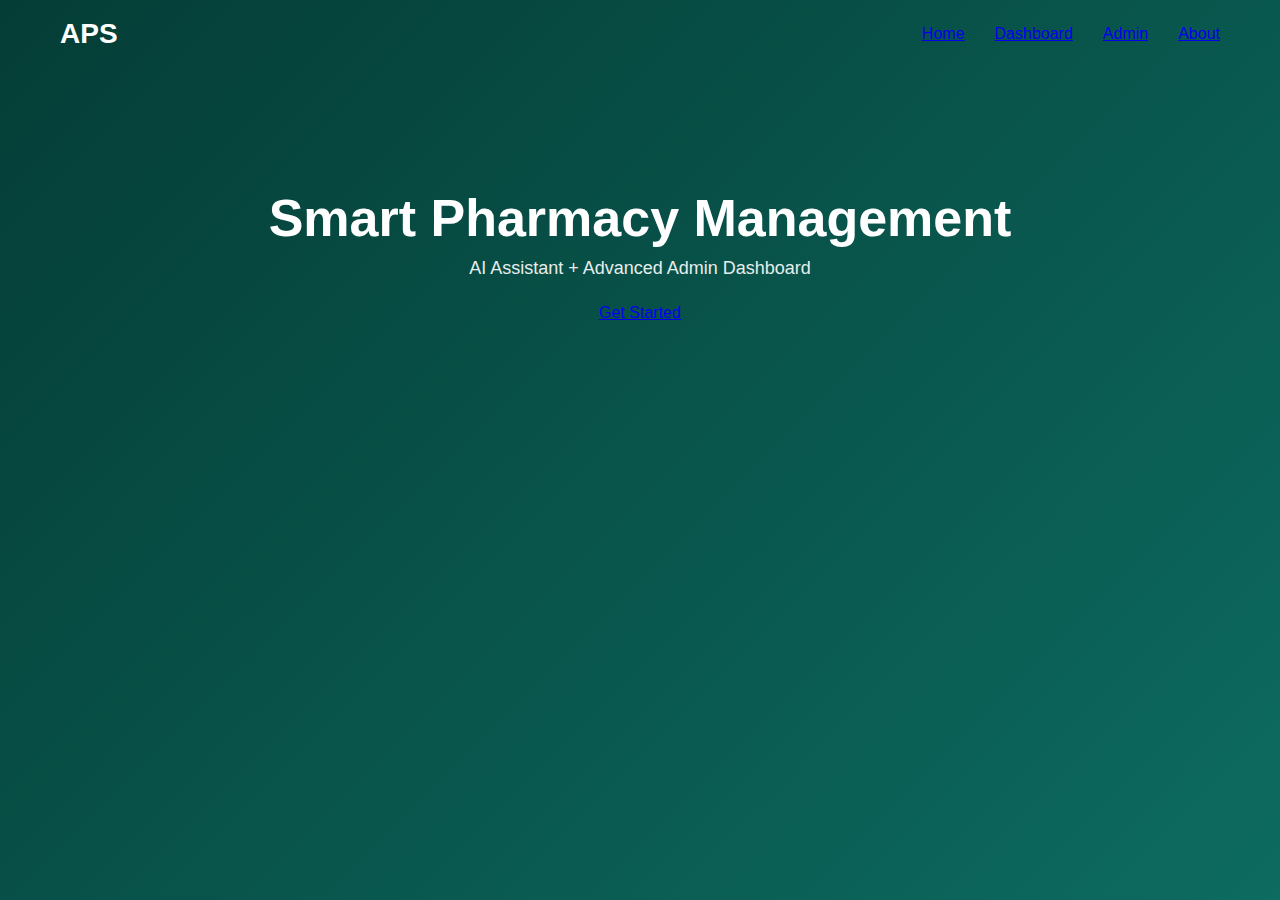
<file: Frontend/index.html>
<!DOCTYPE html>
<html lang="en">
<head>
  <meta charset="UTF-8">
  <title>APS - Smart Pharmacy</title>
  <link rel="stylesheet" href="style.css">
</head>
<body>

<nav>
  <div class="logo">APS</div>
  <ul>
    <li><a href="index.html">Home</a></li>
    <li><a href="dashboard.html">Dashboard</a></li>
    <li><a href="admin.html">Admin</a></li>
    <li><a href="about.html">About</a></li>
  </ul>
</nav>

<section class="hero">
  <h1>Smart Pharmacy Management</h1>
  <p>AI Assistant + Advanced Admin Dashboard</p>
  <a href="dashboard.html" class="btn">Get Started</a>
</section>

</body>
</html>
</file>
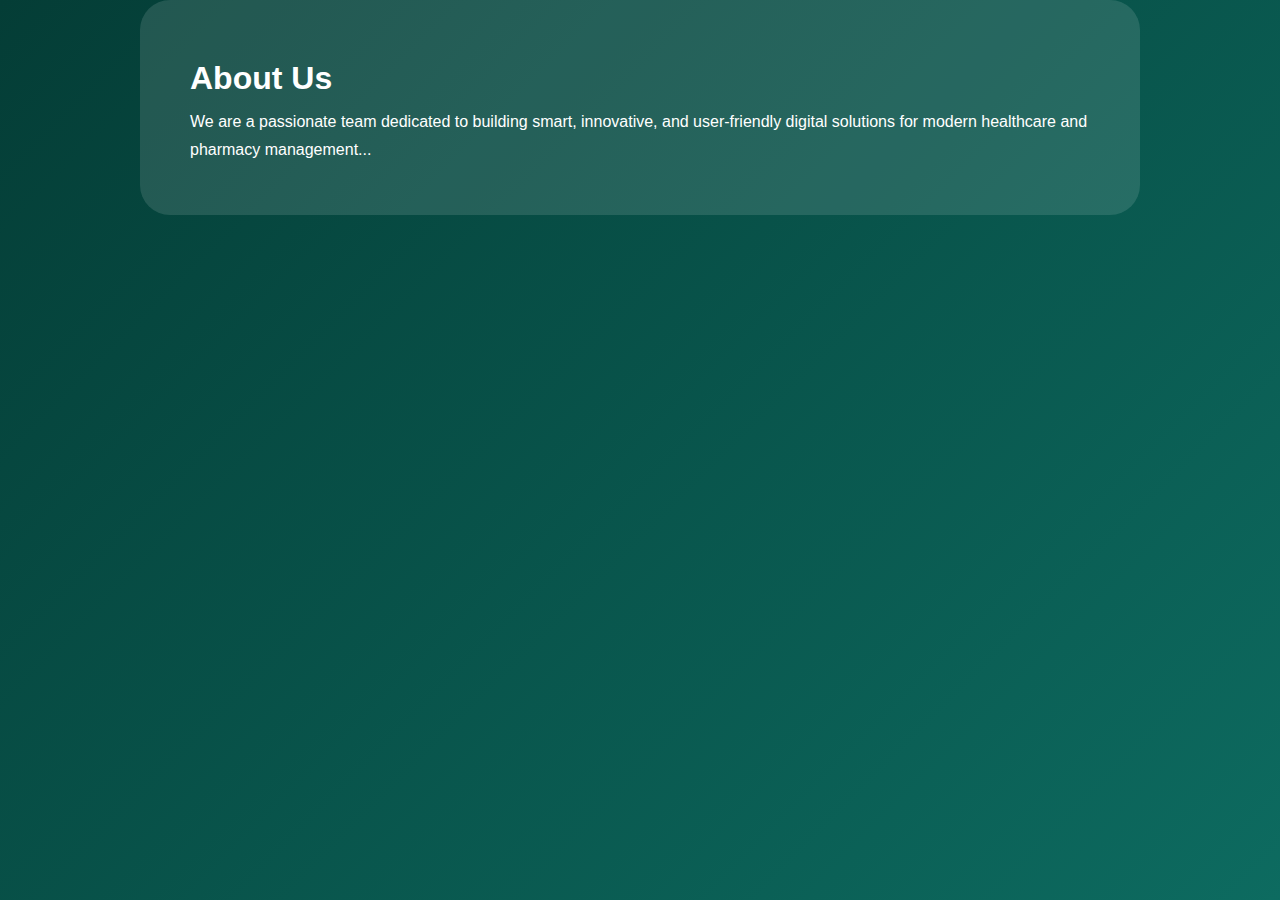
<file: Frontend/about.html>
<!DOCTYPE html>
<html>
<head>
<title>About APS</title>
<link rel="stylesheet" href="style.css">
</head>
<body>

<div class="about">
<h1>About Us</h1>
<p>
We are a passionate team dedicated to building smart, innovative, and user-friendly digital solutions for modern healthcare and pharmacy management...
</p>
</div>

</body>
</html>
</file>
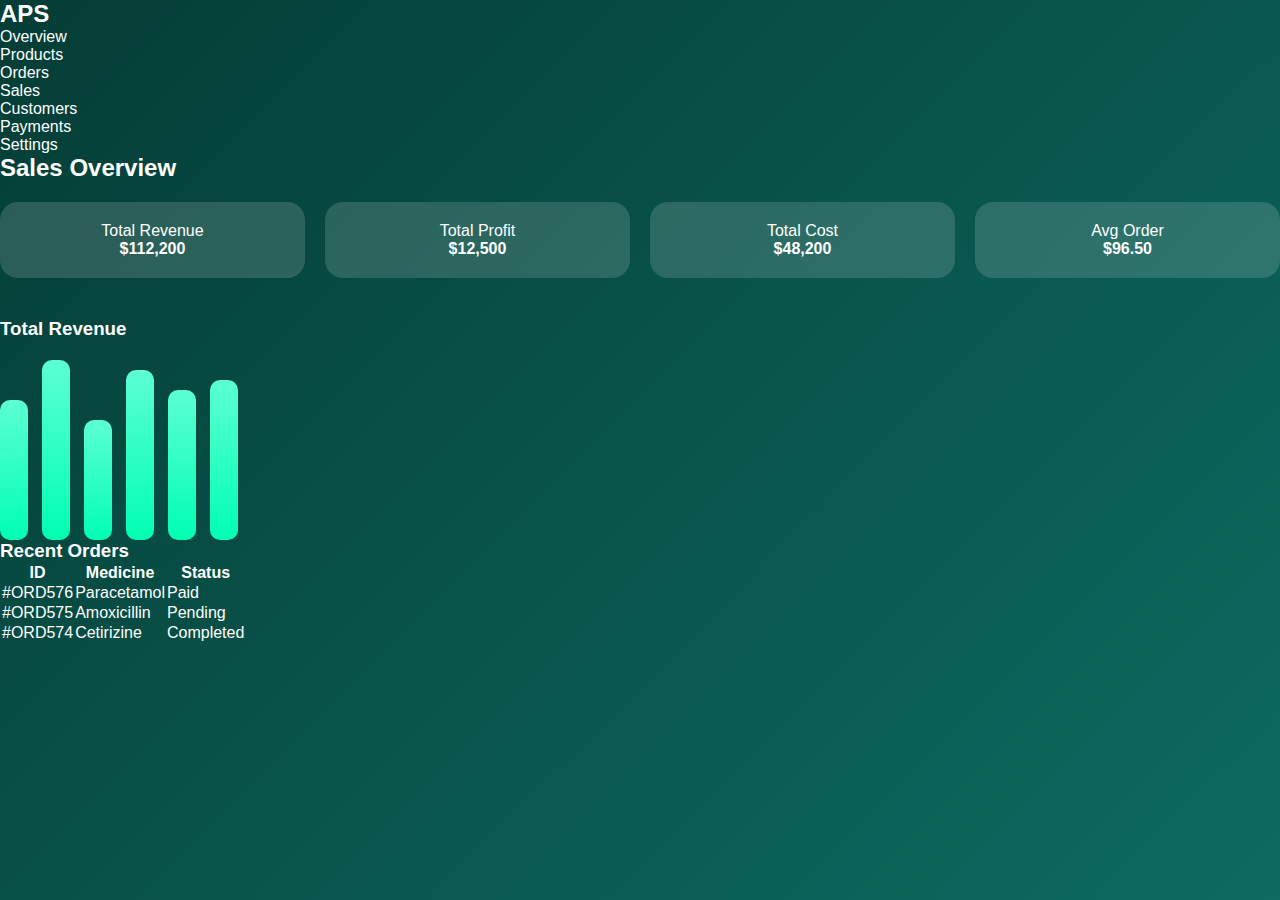
<file: Frontend/admin.html>
<!DOCTYPE html>
<html lang="en">
<head>
<meta charset="UTF-8">
<title>APS Admin Panel</title>
<link rel="stylesheet" href="style.css">
</head>
<body class="admin-body">

<div class="admin-layout">

  <aside class="sidebar">
    <h2>APS</h2>
    <ul>
      <li class="active">Overview</li>
      <li>Products</li>
      <li>Orders</li>
      <li>Sales</li>
      <li>Customers</li>
      <li>Payments</li>
      <li>Settings</li>
    </ul>
  </aside>

  <main class="admin-main">

    <h2>Sales Overview</h2>

    <div class="cards">
      <div class="card dark">Total Revenue<br><b>$112,200</b></div>
      <div class="card">Total Profit<br><b>$12,500</b></div>
      <div class="card">Total Cost<br><b>$48,200</b></div>
      <div class="card">Avg Order<br><b>$96.50</b></div>
    </div>

    <div class="admin-grid">

      <div class="graph big">
        <h3>Total Revenue</h3>
        <div class="bars">
          <div class="bar" style="height:70%"></div>
          <div class="bar" style="height:90%"></div>
          <div class="bar" style="height:60%"></div>
          <div class="bar" style="height:85%"></div>
          <div class="bar" style="height:75%"></div>
          <div class="bar" style="height:80%"></div>
        </div>
      </div>

      <div class="orders">
        <h3>Recent Orders</h3>
        <table>
          <tr><th>ID</th><th>Medicine</th><th>Status</th></tr>
          <tr><td>#ORD576</td><td>Paracetamol</td><td>Paid</td></tr>
          <tr><td>#ORD575</td><td>Amoxicillin</td><td>Pending</td></tr>
          <tr><td>#ORD574</td><td>Cetirizine</td><td>Completed</td></tr>
        </table>
      </div>

    </div>

  </main>

</div>

</body>
</html>
</file>
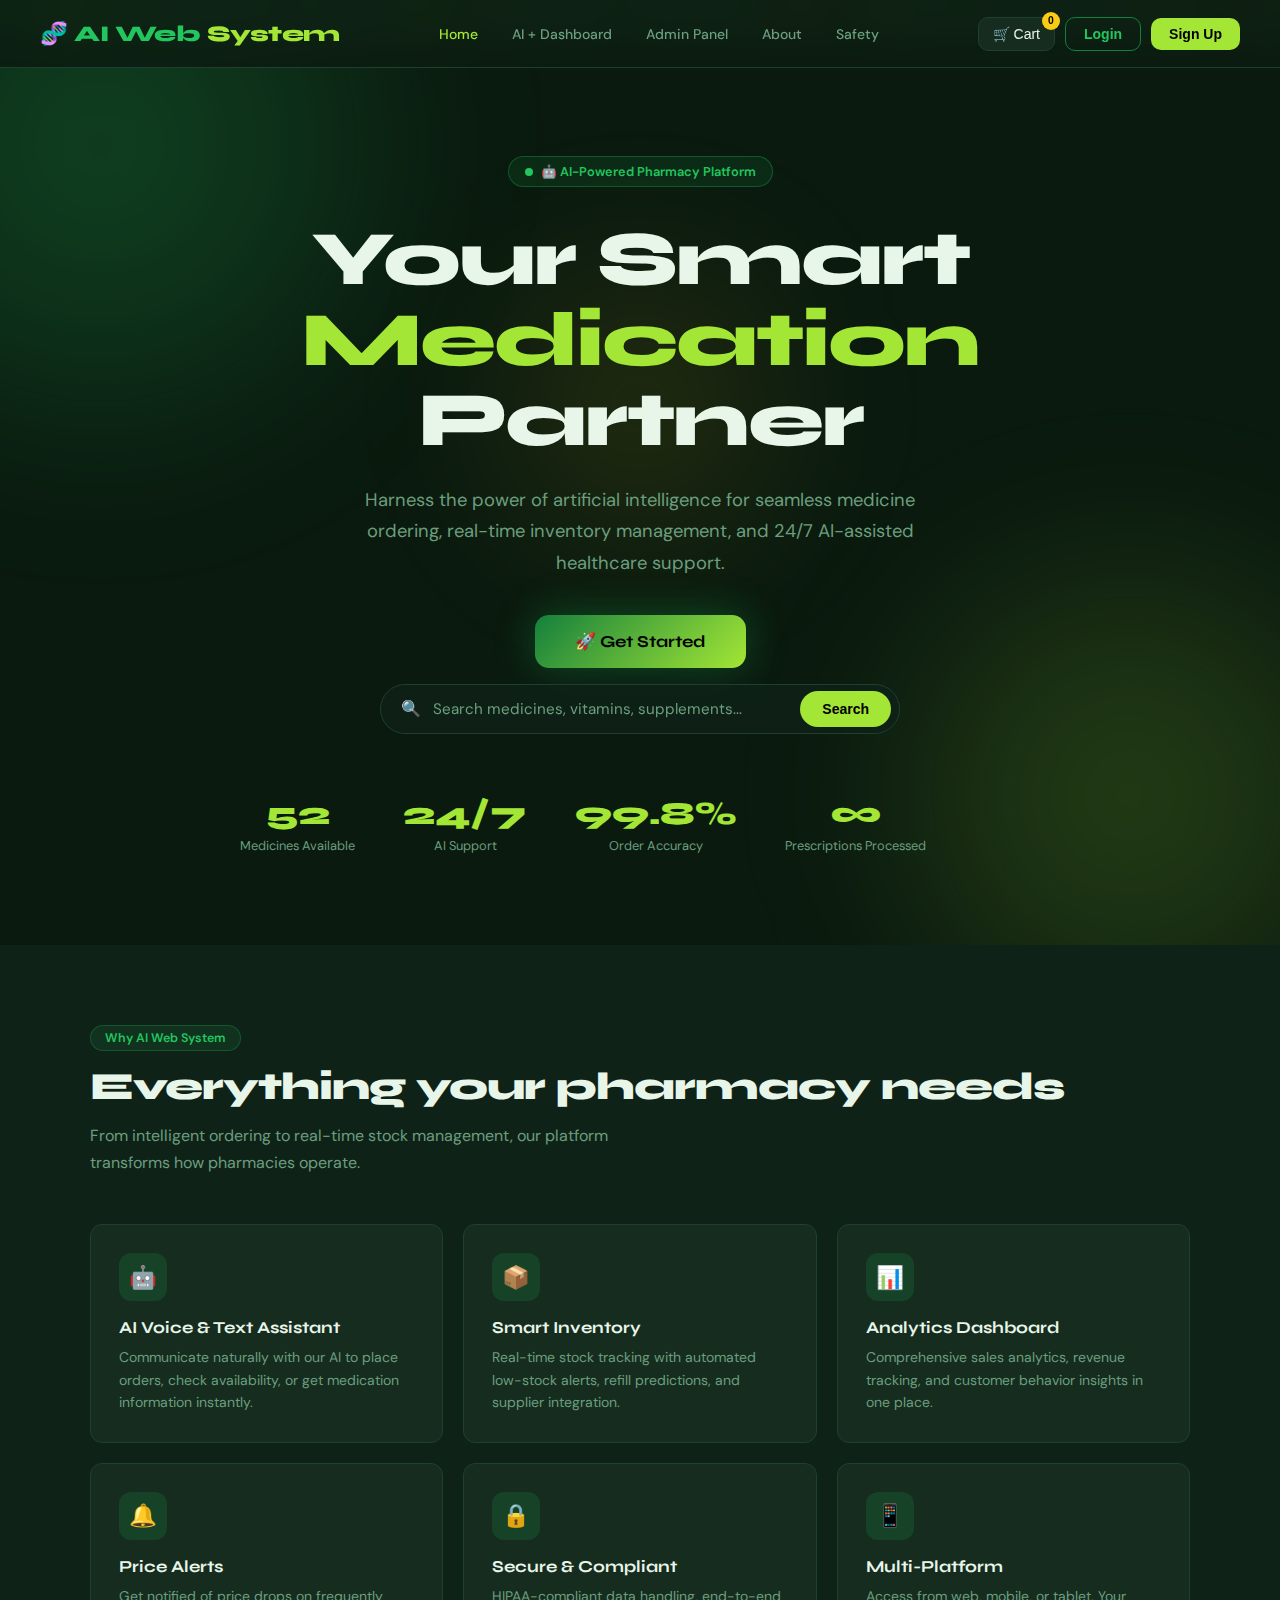
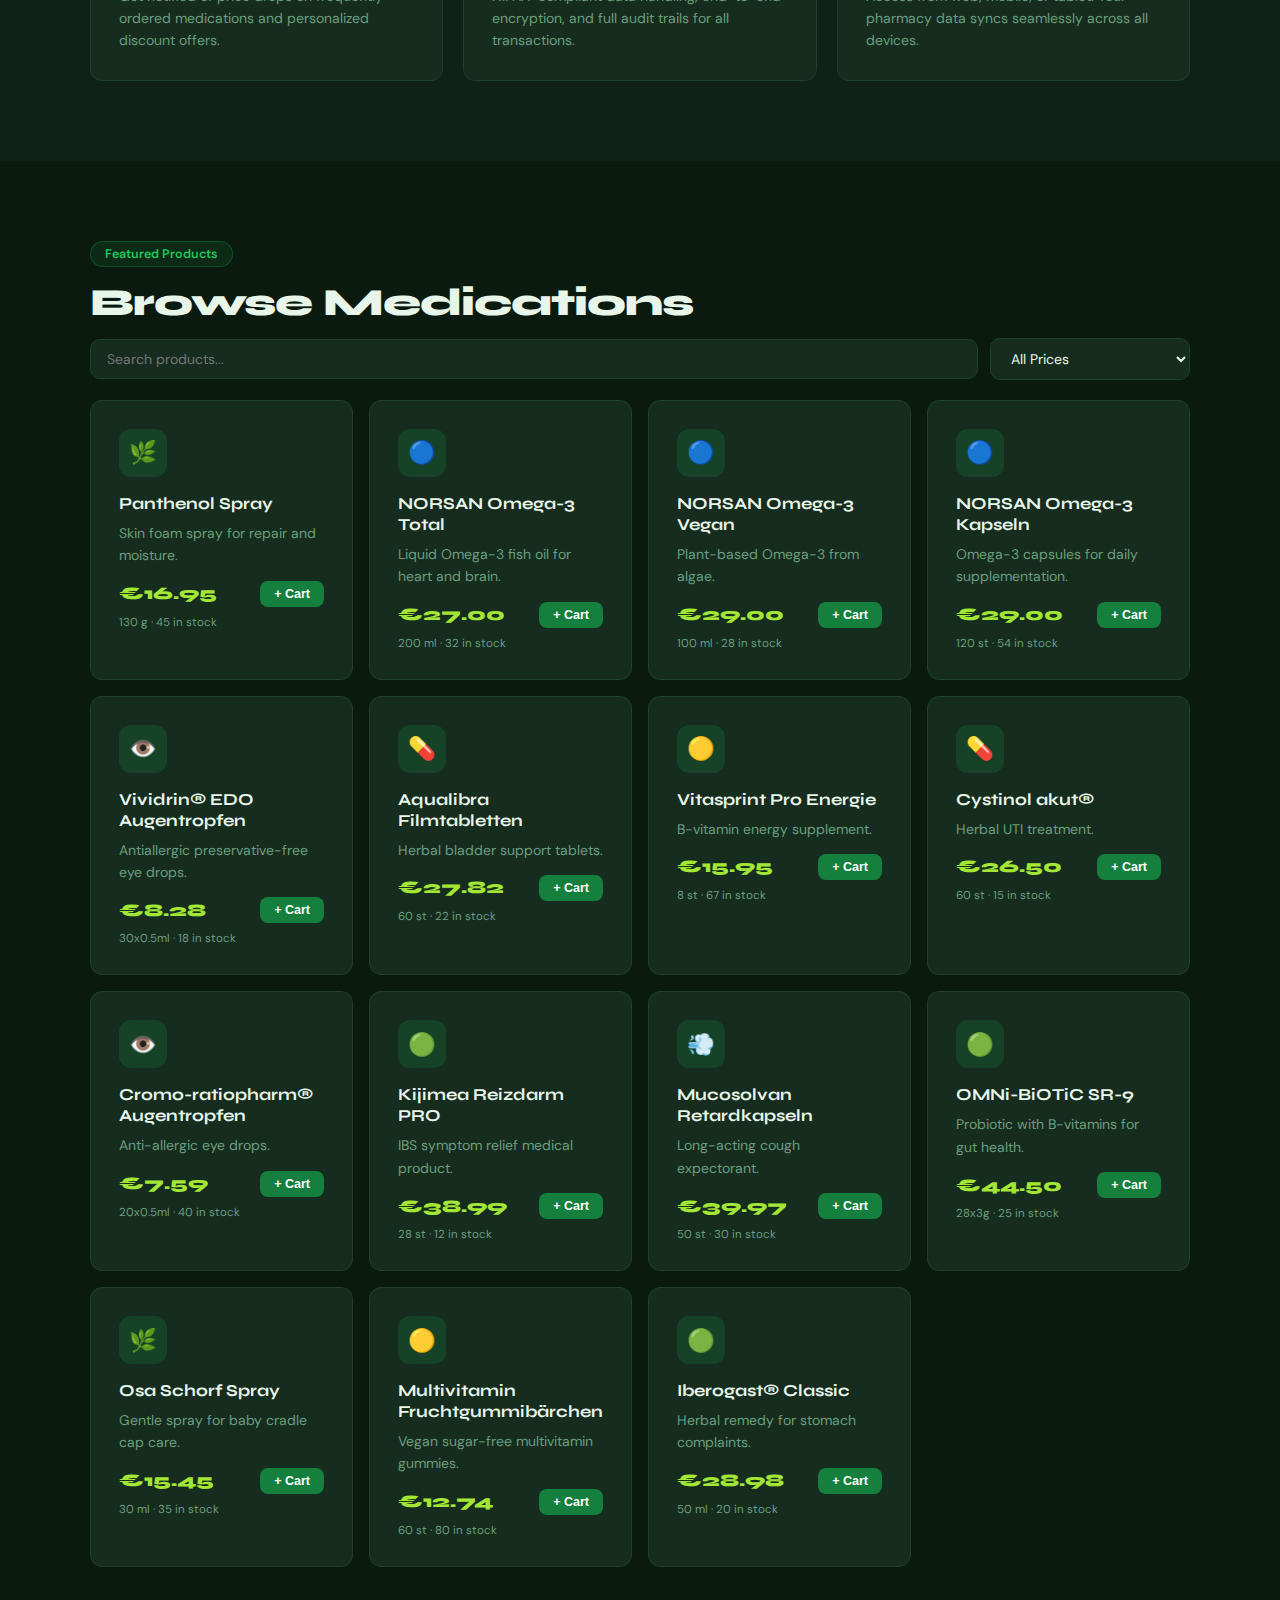
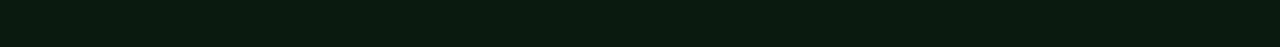
<file: Frontend/ai_web_system.html>
<!DOCTYPE html>
<html lang="en">
<head>
<meta charset="UTF-8">
<meta name="viewport" content="width=device-width, initial-scale=1.0">
<title>AI Web System – Smart Pharmacy</title>
<link rel="preconnect" href="https://fonts.googleapis.com">
<link href="https://fonts.googleapis.com/css2?family=Syne:wght@400;600;700;800&family=DM+Sans:ital,wght@0,300;0,400;0,500;1,300&display=swap" rel="stylesheet">
<style>
:root{
  --g1:#0d2b1a;--g2:#14532d;--g3:#15803d;--g4:#22c55e;--g5:#86efac;
  --accent:#a3e635;--accent2:#facc15;--warn:#f97316;--danger:#ef4444;
  --bg:#0a1a0f;--surface:#0f2218;--card:#152c1e;--border:#1e4030;
  --text:#e8f5e9;--muted:#6b9e7e;--white:#ffffff;
  --font-head:'Syne',sans-serif;--font-body:'DM Sans',sans-serif;
  --r:12px;--shadow:0 8px 40px rgba(0,0,0,.5);
}
*{margin:0;padding:0;box-sizing:border-box}
html{scroll-behavior:smooth}
body{font-family:var(--font-body);background:var(--bg);color:var(--text);overflow-x:hidden}

/* ===== SCROLLBAR ===== */
::-webkit-scrollbar{width:6px}::-webkit-scrollbar-track{background:var(--bg)}::-webkit-scrollbar-thumb{background:var(--g3);border-radius:3px}

/* ===== NAV ===== */
#mainNav{position:fixed;top:0;left:0;right:0;z-index:9999;padding:0 40px;height:68px;display:flex;align-items:center;justify-content:space-between;background:rgba(10,26,15,.85);backdrop-filter:blur(20px);border-bottom:1px solid var(--border);transition:.3s}
.nav-logo{font-family:var(--font-head);font-size:1.4rem;font-weight:800;color:var(--accent);letter-spacing:-.5px;cursor:pointer}
.nav-logo span{color:var(--g4)}
.nav-links{display:flex;align-items:center;gap:6px}
.nav-links a,.nav-links button{font-family:var(--font-body);font-size:.875rem;font-weight:500;color:var(--muted);background:none;border:none;cursor:pointer;padding:8px 14px;border-radius:8px;transition:.2s;text-decoration:none}
.nav-links a:hover,.nav-links button:hover{color:var(--text);background:var(--card)}
.nav-links a.active{color:var(--accent)}
.nav-right{display:flex;align-items:center;gap:10px}
.cart-btn{position:relative;background:var(--card);border:1px solid var(--border);border-radius:10px;padding:8px 14px;color:var(--text);cursor:pointer;display:flex;align-items:center;gap:6px;font-size:.875rem;transition:.2s}
.cart-btn:hover{border-color:var(--g4)}
.cart-badge{position:absolute;top:-6px;right:-6px;background:var(--accent2);color:#000;font-size:.65rem;font-weight:700;border-radius:50%;width:18px;height:18px;display:flex;align-items:center;justify-content:center}
.btn-login{background:transparent;border:1px solid var(--g3);color:var(--g4);border-radius:10px;padding:8px 18px;font-size:.875rem;font-weight:600;cursor:pointer;transition:.2s}
.btn-login:hover{background:var(--g3);color:#fff}
.btn-signup{background:var(--accent);color:#000;border:none;border-radius:10px;padding:8px 18px;font-size:.875rem;font-weight:700;cursor:pointer;transition:.2s}
.btn-signup:hover{background:var(--g4)}

/* ===== PAGES ===== */
.page{display:none;min-height:100vh;padding-top:68px}
.page.active{display:block}

/* ===== HERO ===== */
#heroSection{min-height:100vh;display:flex;flex-direction:column;align-items:center;justify-content:center;position:relative;overflow:hidden;text-align:center;padding:80px 20px 60px}
.hero-bg{position:absolute;inset:0;z-index:0}
.hero-bg canvas{position:absolute;inset:0;opacity:.4}
.hero-orb{position:absolute;border-radius:50%;filter:blur(80px);animation:pulse 4s ease-in-out infinite alternate}
.orb1{width:600px;height:600px;background:radial-gradient(circle,rgba(34,197,94,.25),transparent);top:-200px;left:-200px;animation-delay:0s}
.orb2{width:500px;height:500px;background:radial-gradient(circle,rgba(163,230,53,.2),transparent);bottom:-100px;right:-100px;animation-delay:2s}
.orb3{width:300px;height:300px;background:radial-gradient(circle,rgba(250,204,21,.15),transparent);top:40%;left:50%;transform:translate(-50%,-50%);animation-delay:1s}
@keyframes pulse{from{transform:scale(1) translate(0,0)}to{transform:scale(1.1) translate(20px,-20px)}}
.hero-content{position:relative;z-index:2;max-width:800px}
.hero-badge{display:inline-flex;align-items:center;gap:8px;background:rgba(34,197,94,.1);border:1px solid rgba(34,197,94,.3);border-radius:50px;padding:6px 16px;font-size:.8rem;font-weight:600;color:var(--g4);margin-bottom:32px;animation:fadeDown .8s ease both}
.hero-badge::before{content:'';width:8px;height:8px;background:var(--g4);border-radius:50%;animation:blink 1.5s infinite}
@keyframes blink{0%,100%{opacity:1}50%{opacity:0}}
@keyframes fadeDown{from{opacity:0;transform:translateY(-20px)}to{opacity:1;transform:translateY(0)}}
@keyframes fadeUp{from{opacity:0;transform:translateY(30px)}to{opacity:1;transform:translateY(0)}}
@keyframes fadeIn{from{opacity:0}to{opacity:1}}
.hero-title{font-family:var(--font-head);font-size:clamp(2.5rem,6vw,5rem);font-weight:800;line-height:1.05;letter-spacing:-2px;margin-bottom:24px;animation:fadeUp .9s ease .2s both}
.hero-title .hl{color:var(--accent)}
.hero-subtitle{font-size:1.15rem;color:var(--muted);line-height:1.7;max-width:560px;margin:0 auto 36px;animation:fadeUp .9s ease .4s both}
.hero-cta{display:flex;flex-direction:column;align-items:center;gap:16px;animation:fadeUp .9s ease .6s both}
.btn-get-started{background:linear-gradient(135deg,var(--g3),var(--accent));color:#000;border:none;border-radius:14px;padding:16px 40px;font-family:var(--font-head);font-size:1.05rem;font-weight:700;cursor:pointer;transition:.25s;box-shadow:0 0 40px rgba(34,197,94,.3)}
.btn-get-started:hover{transform:translateY(-2px);box-shadow:0 0 60px rgba(34,197,94,.5)}
.hero-search{display:flex;align-items:center;gap:12px;background:rgba(15,34,24,.8);border:1px solid var(--border);border-radius:50px;padding:6px 8px 6px 20px;width:100%;max-width:520px;backdrop-filter:blur(10px)}
.hero-search input{background:none;border:none;outline:none;color:var(--text);font-family:var(--font-body);font-size:.95rem;flex:1;padding:6px 0}
.hero-search input::placeholder{color:var(--muted)}
.hero-search button{background:var(--accent);color:#000;border:none;border-radius:50px;padding:10px 22px;font-weight:700;font-size:.875rem;cursor:pointer;transition:.2s}
.hero-search button:hover{background:var(--g4)}
.hero-search-results{position:absolute;top:100%;left:0;right:0;background:var(--card);border:1px solid var(--border);border-radius:12px;max-height:300px;overflow-y:auto;z-index:100;display:none;text-align:left;margin-top:4px}
.hero-search-wrap{position:relative;width:100%;max-width:520px}
.search-result-item{padding:12px 16px;cursor:pointer;display:flex;justify-content:space-between;align-items:center;border-bottom:1px solid var(--border);transition:.15s}
.search-result-item:hover{background:var(--surface)}
.search-result-item .sri-name{font-size:.875rem;font-weight:500}
.search-result-item .sri-price{color:var(--accent);font-weight:700;font-size:.875rem}
.hero-stats{display:flex;gap:48px;margin-top:60px;animation:fadeIn 1s ease 1s both;z-index:2;position:relative}
.stat-item{text-align:center}
.stat-num{font-family:var(--font-head);font-size:2rem;font-weight:800;color:var(--accent)}
.stat-label{font-size:.8rem;color:var(--muted);margin-top:4px}

/* ===== FEATURES ===== */
.section{padding:80px 40px}
.section-tag{display:inline-block;background:rgba(34,197,94,.1);border:1px solid rgba(34,197,94,.25);border-radius:50px;padding:4px 14px;font-size:.78rem;font-weight:600;color:var(--g4);margin-bottom:12px}
.section-title{font-family:var(--font-head);font-size:clamp(1.8rem,3vw,2.8rem);font-weight:800;letter-spacing:-1px;margin-bottom:12px}
.section-sub{color:var(--muted);font-size:1rem;line-height:1.7;max-width:560px}
.features-grid{display:grid;grid-template-columns:repeat(auto-fit,minmax(280px,1fr));gap:20px;margin-top:48px}
.feature-card{background:var(--card);border:1px solid var(--border);border-radius:var(--r);padding:28px;transition:.25s;cursor:default;position:relative;overflow:hidden}
.feature-card::before{content:'';position:absolute;inset:0;background:linear-gradient(135deg,rgba(34,197,94,.05),transparent);opacity:0;transition:.3s}
.feature-card:hover{border-color:var(--g3);transform:translateY(-4px);box-shadow:var(--shadow)}
.feature-card:hover::before{opacity:1}
.feature-icon{width:48px;height:48px;background:rgba(34,197,94,.15);border-radius:12px;display:flex;align-items:center;justify-content:center;font-size:1.4rem;margin-bottom:16px}
.feature-title{font-family:var(--font-head);font-size:1.05rem;font-weight:700;margin-bottom:8px}
.feature-desc{color:var(--muted);font-size:.875rem;line-height:1.6}

/* ===== NOTIFICATION BAR ===== */
#notifBar{background:linear-gradient(90deg,var(--g2),rgba(21,128,61,.3));border-bottom:1px solid var(--border);padding:10px 40px;display:flex;align-items:center;gap:20px;overflow:hidden;position:relative}
.notif-label{font-size:.75rem;font-weight:700;color:var(--accent);text-transform:uppercase;letter-spacing:1px;white-space:nowrap;padding:4px 12px;background:rgba(163,230,53,.15);border-radius:6px}
.notif-ticker{display:flex;gap:32px;animation:ticker 30s linear infinite;white-space:nowrap}
@keyframes ticker{from{transform:translateX(0)}to{transform:translateX(-50%)}}
.notif-item{font-size:.8rem;color:var(--text);display:flex;align-items:center;gap:8px}
.notif-item .badge{padding:2px 8px;border-radius:4px;font-size:.7rem;font-weight:700}
.badge-sale{background:rgba(250,204,21,.2);color:var(--accent2)}
.badge-low{background:rgba(239,68,68,.2);color:var(--danger)}

/* ===== AI DASHBOARD ===== */
#aiPage{padding-top:68px}
.ai-header{padding:24px 40px;border-bottom:1px solid var(--border);display:flex;align-items:center;justify-content:space-between}
.ai-header h2{font-family:var(--font-head);font-size:1.4rem;font-weight:700}
.ai-layout{display:grid;grid-template-columns:1fr 1fr;gap:0;height:calc(100vh - 68px - 61px - 80px)}

/* AI Panel */
.ai-panel{background:var(--surface);border-right:1px solid var(--border);display:flex;flex-direction:column;height:100%}
.ai-panel-header{padding:20px 24px;border-bottom:1px solid var(--border);display:flex;align-items:center;gap:12px}
.ai-avatar{width:40px;height:40px;background:linear-gradient(135deg,var(--g3),var(--accent));border-radius:50%;display:flex;align-items:center;justify-content:center;font-size:1.2rem}
.ai-panel-title h3{font-family:var(--font-head);font-size:1rem;font-weight:700}
.ai-panel-title p{font-size:.75rem;color:var(--muted)}
.order-meds-btn{margin-left:auto;background:rgba(34,197,94,.15);border:1px solid var(--g3);color:var(--g4);border-radius:8px;padding:6px 14px;font-size:.78rem;font-weight:600;cursor:pointer;transition:.2s}
.order-meds-btn:hover{background:var(--g3);color:#fff}
.ai-chat-area{flex:1;padding:20px;overflow-y:auto;display:flex;flex-direction:column;gap:12px}
.ai-placeholder{display:flex;flex-direction:column;align-items:center;justify-content:center;height:100%;text-align:center;gap:12px;color:var(--muted)}
.ai-placeholder .big-icon{font-size:3rem;opacity:.4}
.ai-placeholder p{font-size:.9rem;max-width:280px;line-height:1.6}
.chat-msg{max-width:80%;padding:12px 16px;border-radius:12px;font-size:.875rem;line-height:1.5}
.chat-msg.user{align-self:flex-end;background:var(--g3);color:#fff;border-bottom-right-radius:4px}
.chat-msg.ai{align-self:flex-start;background:var(--card);border:1px solid var(--border);border-bottom-left-radius:4px}
.chat-msg.ai .msg-badge{display:flex;align-items:center;gap:6px;font-size:.75rem;color:var(--g4);margin-top:8px;padding-top:8px;border-top:1px solid var(--border)}
.ai-input-area{padding:16px 20px;border-top:1px solid var(--border);display:flex;flex-direction:column;gap:10px}
.ai-input-row{display:flex;gap:10px;align-items:center}
.ai-input{flex:1;background:var(--card);border:1px solid var(--border);border-radius:10px;padding:11px 14px;color:var(--text);font-family:var(--font-body);font-size:.875rem;outline:none;transition:.2s}
.ai-input:focus{border-color:var(--g4)}
.ai-send-btn{background:var(--g3);border:none;border-radius:10px;padding:11px 16px;color:#fff;cursor:pointer;font-size:1rem;transition:.2s}
.ai-send-btn:hover{background:var(--g4)}
.voice-call-btn{background:rgba(250,204,21,.1);border:1px solid rgba(250,204,21,.3);border-radius:10px;padding:10px 14px;color:var(--accent2);cursor:pointer;font-size:.875rem;font-weight:600;display:flex;align-items:center;gap:6px;transition:.2s}
.voice-call-btn:hover{background:rgba(250,204,21,.2)}
.voice-call-btn.active{background:var(--danger);border-color:var(--danger);color:#fff;animation:ring .5s infinite}
@keyframes ring{0%,100%{transform:scale(1)}50%{transform:scale(1.05)}}

/* Admin Dashboard Panel */
.admin-panel{background:var(--bg);display:flex;flex-direction:column;overflow-y:auto;padding:24px}
.dashboard-grid{display:grid;grid-template-columns:1fr 1fr;gap:16px;margin-bottom:20px}
.dash-card{background:var(--card);border:1px solid var(--border);border-radius:var(--r);padding:20px}
.dash-card-title{font-size:.75rem;font-weight:600;color:var(--muted);text-transform:uppercase;letter-spacing:1px;margin-bottom:8px}
.dash-card-value{font-family:var(--font-head);font-size:1.8rem;font-weight:800;color:var(--text)}
.dash-card-change{font-size:.78rem;margin-top:4px}
.change-pos{color:var(--g4)}.change-neg{color:var(--danger)}
.recent-orders-section{background:var(--card);border:1px solid var(--border);border-radius:var(--r);padding:20px;margin-bottom:16px}
.section-header{display:flex;align-items:center;justify-content:space-between;margin-bottom:16px}
.section-header h3{font-family:var(--font-head);font-size:1rem;font-weight:700}
.view-all-btn{font-size:.78rem;color:var(--g4);cursor:pointer;background:none;border:none}
.order-row{display:flex;align-items:center;justify-content:space-between;padding:10px 0;border-bottom:1px solid var(--border);font-size:.825rem}
.order-row:last-child{border-bottom:none}
.order-id{color:var(--muted);font-weight:600;font-size:.75rem}
.order-meds{flex:1;padding:0 12px}
.status-pill{padding:3px 10px;border-radius:50px;font-size:.7rem;font-weight:700}
.status-paid{background:rgba(34,197,94,.15);color:var(--g4)}
.status-pending{background:rgba(250,204,21,.15);color:var(--accent2)}
.status-progress{background:rgba(96,165,250,.15);color:#93c5fd}
.inventory-section{background:var(--card);border:1px solid var(--border);border-radius:var(--r);padding:20px}
.inv-row{display:flex;align-items:center;justify-content:space-between;padding:8px 0;border-bottom:1px solid var(--border);font-size:.825rem}
.inv-row:last-child{border-bottom:none}
.inv-name{flex:1}
.inv-stock{font-weight:700;font-size:.9rem;min-width:40px;text-align:center}
.inv-bar{flex:1;height:6px;background:var(--surface);border-radius:3px;margin:0 12px;overflow:hidden}
.inv-fill{height:100%;border-radius:3px;transition:.5s}
.fill-good{background:var(--g4)}.fill-low{background:var(--warn)}.fill-crit{background:var(--danger)}
.inv-status{min-width:80px;text-align:right}
.alert-low{color:var(--warn);font-size:.75rem;font-weight:600}
.alert-crit{color:var(--danger);font-size:.75rem;font-weight:600}
.alert-ok{color:var(--g4);font-size:.75rem;font-weight:600}

/* Top Products */
.top-prod-item{display:flex;align-items:center;gap:12px;padding:8px 0;border-bottom:1px solid var(--border)}
.top-prod-item:last-child{border-bottom:none}
.prod-rank{width:24px;height:24px;background:var(--surface);border-radius:6px;display:flex;align-items:center;justify-content:center;font-size:.75rem;font-weight:700;color:var(--muted)}
.prod-info{flex:1}
.prod-info-name{font-size:.825rem;font-weight:500}
.prod-info-sold{font-size:.72rem;color:var(--muted)}
.prod-price{color:var(--accent);font-weight:700;font-size:.875rem}

/* ===== ADMIN PANEL PAGE ===== */
#adminPage{padding-top:68px;display:none}
#adminPage.active{display:flex}
.admin-sidebar{width:220px;min-height:calc(100vh - 68px);background:var(--surface);border-right:1px solid var(--border);display:flex;flex-direction:column;padding:24px 0;position:sticky;top:68px;height:calc(100vh - 68px)}
.sidebar-logo{padding:0 20px 24px;border-bottom:1px solid var(--border);font-family:var(--font-head);font-size:1.1rem;font-weight:800;color:var(--accent)}
.sidebar-nav{padding:12px 12px;flex:1}
.sidebar-link{display:flex;align-items:center;gap:10px;padding:10px 12px;border-radius:10px;color:var(--muted);font-size:.875rem;font-weight:500;cursor:pointer;transition:.15s;margin-bottom:2px}
.sidebar-link:hover{background:var(--card);color:var(--text)}
.sidebar-link.active{background:rgba(34,197,94,.12);color:var(--g4);font-weight:600}
.sidebar-link .icon{font-size:1rem;width:20px;text-align:center}
.sidebar-footer{padding:12px 20px;border-top:1px solid var(--border);font-size:.75rem;color:var(--muted)}
.admin-main{flex:1;overflow-y:auto;padding:32px}
.admin-section{display:none}
.admin-section.active{display:block}
.admin-section-title{font-family:var(--font-head);font-size:1.5rem;font-weight:800;margin-bottom:24px}
.data-table{width:100%;border-collapse:collapse;background:var(--card);border-radius:var(--r);overflow:hidden}
.data-table th{background:var(--surface);padding:12px 16px;text-align:left;font-size:.75rem;font-weight:700;color:var(--muted);text-transform:uppercase;letter-spacing:.8px}
.data-table td{padding:12px 16px;font-size:.825rem;border-bottom:1px solid var(--border)}
.data-table tr:last-child td{border-bottom:none}
.data-table tr:hover td{background:rgba(34,197,94,.03)}
.admin-toolbar{display:flex;align-items:center;gap:12px;margin-bottom:20px;flex-wrap:wrap}
.admin-search{flex:1;min-width:200px;background:var(--card);border:1px solid var(--border);border-radius:10px;padding:10px 16px;color:var(--text);font-family:var(--font-body);font-size:.875rem;outline:none}
.admin-search:focus{border-color:var(--g4)}
.admin-btn{background:var(--g3);border:none;border-radius:10px;padding:10px 18px;color:#fff;font-size:.875rem;font-weight:600;cursor:pointer;transition:.2s}
.admin-btn:hover{background:var(--g4)}
.admin-btn.secondary{background:var(--card);border:1px solid var(--border);color:var(--text)}
.admin-btn.secondary:hover{border-color:var(--g4)}
.admin-btn.danger{background:rgba(239,68,68,.15);border:1px solid rgba(239,68,68,.3);color:var(--danger)}
.stock-control{display:flex;align-items:center;gap:8px}
.stock-num{font-weight:700;min-width:32px;text-align:center}
.stock-btn{width:28px;height:28px;border-radius:7px;border:1px solid var(--border);background:var(--surface);color:var(--text);cursor:pointer;font-size:1rem;display:flex;align-items:center;justify-content:center;transition:.15s}
.stock-btn:hover{border-color:var(--g4);color:var(--g4)}
.overview-cards{display:grid;grid-template-columns:repeat(4,1fr);gap:16px;margin-bottom:32px}
.ov-card{background:var(--card);border:1px solid var(--border);border-radius:var(--r);padding:20px}
.ov-card-label{font-size:.75rem;color:var(--muted);text-transform:uppercase;letter-spacing:.8px;margin-bottom:8px}
.ov-card-val{font-family:var(--font-head);font-size:2rem;font-weight:800}
.ov-card-sub{font-size:.78rem;margin-top:6px}
.chart-placeholder{background:var(--card);border:1px solid var(--border);border-radius:var(--r);padding:20px;margin-bottom:20px}
.chart-area{height:160px;position:relative;overflow:hidden}
.chart-bars{display:flex;align-items:flex-end;justify-content:space-around;height:100%;padding:0 8px}
.chart-bar{background:linear-gradient(to top,var(--g3),var(--accent));border-radius:6px 6px 0 0;flex:1;margin:0 3px;transition:.3s;cursor:pointer;position:relative}
.chart-bar:hover{background:linear-gradient(to top,var(--g4),var(--accent));transform:scaleY(1.05)}
.chart-bar::after{content:attr(data-val);position:absolute;top:-20px;left:50%;transform:translateX(-50%);font-size:.65rem;color:var(--muted);white-space:nowrap}

/* ===== ABOUT PAGE ===== */
#aboutPage .section{max-width:900px;margin:0 auto}
.about-hero{background:linear-gradient(135deg,var(--g1),var(--surface));border-radius:20px;padding:48px;margin-bottom:40px;position:relative;overflow:hidden}
.about-hero::before{content:'';position:absolute;inset:0;background:radial-gradient(ellipse at 70% 50%,rgba(34,197,94,.1),transparent);pointer-events:none}
.about-hero h2{font-family:var(--font-head);font-size:2.2rem;font-weight:800;margin-bottom:16px;letter-spacing:-1px}
.about-body{font-size:1rem;line-height:1.9;color:var(--muted)}
.about-body p{margin-bottom:20px}
.about-body strong{color:var(--text)}
.timeline{margin-top:40px}
.timeline-item{display:flex;gap:24px;margin-bottom:28px}
.tl-dot{width:12px;height:12px;background:var(--g4);border-radius:50%;margin-top:6px;flex-shrink:0;position:relative}
.tl-dot::before{content:'';position:absolute;left:5px;top:12px;width:2px;height:100%;background:var(--border)}
.tl-content h4{font-family:var(--font-head);font-weight:700;margin-bottom:6px}
.tl-content p{font-size:.875rem;color:var(--muted);line-height:1.6}

/* ===== SAFETY PAGE ===== */
.safety-grid{display:grid;grid-template-columns:repeat(auto-fit,minmax(300px,1fr));gap:20px;margin-top:32px}
.safety-card{background:var(--card);border:1px solid var(--border);border-radius:var(--r);padding:28px}
.safety-card h3{font-family:var(--font-head);font-size:1.1rem;font-weight:700;margin-bottom:12px;color:var(--g5)}
.safety-card p{font-size:.875rem;color:var(--muted);line-height:1.7}
.safety-card ul{margin-top:12px;padding-left:16px}
.safety-card ul li{font-size:.875rem;color:var(--muted);line-height:1.8;margin-bottom:4px}
.alert-box{background:rgba(249,115,22,.08);border:1px solid rgba(249,115,22,.3);border-radius:var(--r);padding:20px;margin:20px 0;display:flex;gap:12px}
.alert-box .icon{font-size:1.5rem;flex-shrink:0}
.alert-box p{font-size:.875rem;color:var(--text);line-height:1.6}

/* ===== MODAL ===== */
.modal-overlay{position:fixed;inset:0;background:rgba(0,0,0,.7);z-index:10000;display:flex;align-items:center;justify-content:center;backdrop-filter:blur(4px);opacity:0;pointer-events:none;transition:.25s}
.modal-overlay.open{opacity:1;pointer-events:all}
.modal{background:var(--surface);border:1px solid var(--border);border-radius:16px;padding:36px;width:90%;max-width:440px;transform:scale(.95);transition:.25s}
.modal-overlay.open .modal{transform:scale(1)}
.modal h3{font-family:var(--font-head);font-size:1.3rem;font-weight:800;margin-bottom:24px}
.form-group{margin-bottom:18px}
.form-group label{display:block;font-size:.8rem;font-weight:600;color:var(--muted);margin-bottom:6px}
.form-group input,.form-group select{width:100%;background:var(--card);border:1px solid var(--border);border-radius:10px;padding:11px 14px;color:var(--text);font-family:var(--font-body);font-size:.9rem;outline:none;transition:.2s}
.form-group input:focus,.form-group select:focus{border-color:var(--g4)}
.modal-actions{display:flex;gap:12px;margin-top:24px}
.modal-close{position:absolute;top:16px;right:16px;background:none;border:none;color:var(--muted);font-size:1.4rem;cursor:pointer;line-height:1}
.modal-relative{position:relative}

/* ===== CART PANEL ===== */
#cartPanel{position:fixed;top:68px;right:-400px;width:380px;height:calc(100vh - 68px);background:var(--surface);border-left:1px solid var(--border);z-index:9000;transition:.3s;overflow-y:auto;padding:24px}
#cartPanel.open{right:0}
.cart-header{display:flex;align-items:center;justify-content:space-between;margin-bottom:20px}
.cart-header h3{font-family:var(--font-head);font-size:1.1rem;font-weight:700}
.cart-close{background:none;border:none;color:var(--muted);font-size:1.3rem;cursor:pointer}
.cart-item{display:flex;align-items:center;gap:12px;padding:12px 0;border-bottom:1px solid var(--border)}
.cart-item-icon{width:40px;height:40px;background:rgba(34,197,94,.1);border-radius:10px;display:flex;align-items:center;justify-content:center;font-size:1.2rem;flex-shrink:0}
.cart-item-info{flex:1}
.cart-item-name{font-size:.825rem;font-weight:500}
.cart-item-price{font-size:.8rem;color:var(--accent);font-weight:700}
.cart-item-qty{display:flex;align-items:center;gap:6px}
.cart-item-qty button{width:24px;height:24px;border-radius:6px;border:1px solid var(--border);background:var(--card);color:var(--text);cursor:pointer;font-size:.9rem;display:flex;align-items:center;justify-content:center}
.cart-total{padding:16px 0;border-top:1px solid var(--border);margin-top:8px}
.cart-total-row{display:flex;justify-content:space-between;font-size:.9rem;margin-bottom:8px}
.cart-total-row.final{font-family:var(--font-head);font-weight:700;font-size:1.1rem;color:var(--accent)}
.checkout-btn{width:100%;background:linear-gradient(135deg,var(--g3),var(--accent));color:#000;border:none;border-radius:12px;padding:14px;font-family:var(--font-head);font-size:1rem;font-weight:700;cursor:pointer;margin-top:12px;transition:.2s}
.checkout-btn:hover{opacity:.9}
.empty-cart{text-align:center;padding:40px 0;color:var(--muted);font-size:.9rem}
.empty-cart .icon{font-size:3rem;display:block;margin-bottom:12px;opacity:.4}

/* ===== TOAST ===== */
.toast{position:fixed;bottom:30px;left:50%;transform:translateX(-50%);background:var(--g2);border:1px solid var(--g3);color:var(--text);padding:12px 24px;border-radius:12px;font-size:.875rem;font-weight:500;z-index:99999;animation:toastIn .3s ease;pointer-events:none;display:flex;align-items:center;gap:8px}
@keyframes toastIn{from{opacity:0;bottom:10px}to{opacity:1;bottom:30px}}

/* ===== RESPONSIVE ===== */
@media(max-width:900px){
  .ai-layout{grid-template-columns:1fr;height:auto}
  .overview-cards{grid-template-columns:1fr 1fr}
  .dashboard-grid{grid-template-columns:1fr}
  #adminPage.active{flex-direction:column}
  .admin-sidebar{width:100%;min-height:auto;position:static;height:auto;flex-direction:row;padding:0;overflow-x:auto}
  .sidebar-nav{display:flex;padding:8px;gap:4px}
  .sidebar-link{white-space:nowrap}
  .sidebar-logo,.sidebar-footer{display:none}
  .hero-stats{gap:24px}
  .nav-links{display:none}
}
</style>
</head>
<body>

<!-- ===== NAVIGATION ===== -->
<nav id="mainNav">
  <div class="nav-logo" onclick="showPage('home')">🧬 <span>AI Web</span> System</div>
  <div class="nav-links">
    <a href="#" class="active" onclick="showPage('home');return false">Home</a>
    <a href="#" onclick="showPage('ai');return false">AI + Dashboard</a>
    <a href="#" onclick="showPage('admin');return false">Admin Panel</a>
    <a href="#" onclick="showPage('about');return false">About</a>
    <a href="#" onclick="showPage('safety');return false">Safety</a>
  </div>
  <div class="nav-right">
    <button class="cart-btn" onclick="toggleCart()">🛒 Cart <span class="cart-badge" id="cartBadge">0</span></button>
    <button class="btn-login" onclick="openModal('loginModal')">Login</button>
    <button class="btn-signup" onclick="openModal('signupModal')">Sign Up</button>
  </div>
</nav>

<!-- ===== NOTIFICATION BAR ===== -->
<div id="notifBar">
  <span class="notif-label">🔔 Live</span>
  <div class="notif-ticker" id="notifTicker"></div>
</div>

<!-- ===== HOME PAGE ===== -->
<div class="page active" id="homePage" style="padding-top:0">
  <section id="heroSection">
    <div class="hero-bg">
      <div class="hero-orb orb1"></div>
      <div class="hero-orb orb2"></div>
      <div class="hero-orb orb3"></div>
    </div>
    <div class="hero-content">
      <div class="hero-badge">🤖 AI-Powered Pharmacy Platform</div>
      <h1 class="hero-title">Your Smart<br><span class="hl">Medication</span> Partner</h1>
      <p class="hero-subtitle">Harness the power of artificial intelligence for seamless medicine ordering, real-time inventory management, and 24/7 AI-assisted healthcare support.</p>
      <div class="hero-cta">
        <button class="btn-get-started" onclick="showPage('ai')">🚀 Get Started</button>
        <div class="hero-search-wrap">
          <div class="hero-search">
            <span>🔍</span>
            <input type="text" id="heroSearchInput" placeholder="Search medicines, vitamins, supplements..." oninput="heroSearch(this.value)">
            <button onclick="heroSearch(document.getElementById('heroSearchInput').value)">Search</button>
          </div>
          <div class="hero-search-results" id="heroSearchResults"></div>
        </div>
      </div>
      <div class="hero-stats">
        <div class="stat-item"><div class="stat-num" id="statMeds">52</div><div class="stat-label">Medicines Available</div></div>
        <div class="stat-item"><div class="stat-num">24/7</div><div class="stat-label">AI Support</div></div>
        <div class="stat-item"><div class="stat-num">99.8%</div><div class="stat-label">Order Accuracy</div></div>
        <div class="stat-item"><div class="stat-num">∞</div><div class="stat-label">Prescriptions Processed</div></div>
      </div>
    </div>
  </section>

  <section class="section" style="background:var(--surface)">
    <div style="max-width:1100px;margin:0 auto">
      <span class="section-tag">Why AI Web System</span>
      <h2 class="section-title">Everything your pharmacy needs</h2>
      <p class="section-sub">From intelligent ordering to real-time stock management, our platform transforms how pharmacies operate.</p>
      <div class="features-grid">
        <div class="feature-card"><div class="feature-icon">🤖</div><h4 class="feature-title">AI Voice & Text Assistant</h4><p class="feature-desc">Communicate naturally with our AI to place orders, check availability, or get medication information instantly.</p></div>
        <div class="feature-card"><div class="feature-icon">📦</div><h4 class="feature-title">Smart Inventory</h4><p class="feature-desc">Real-time stock tracking with automated low-stock alerts, refill predictions, and supplier integration.</p></div>
        <div class="feature-card"><div class="feature-icon">📊</div><h4 class="feature-title">Analytics Dashboard</h4><p class="feature-desc">Comprehensive sales analytics, revenue tracking, and customer behavior insights in one place.</p></div>
        <div class="feature-card"><div class="feature-icon">🔔</div><h4 class="feature-title">Price Alerts</h4><p class="feature-desc">Get notified of price drops on frequently ordered medications and personalized discount offers.</p></div>
        <div class="feature-card"><div class="feature-icon">🔒</div><h4 class="feature-title">Secure & Compliant</h4><p class="feature-desc">HIPAA-compliant data handling, end-to-end encryption, and full audit trails for all transactions.</p></div>
        <div class="feature-card"><div class="feature-icon">📱</div><h4 class="feature-title">Multi-Platform</h4><p class="feature-desc">Access from web, mobile, or tablet. Your pharmacy data syncs seamlessly across all devices.</p></div>
      </div>
    </div>
  </section>

  <section class="section">
    <div style="max-width:1100px;margin:0 auto">
      <span class="section-tag">Featured Products</span>
      <h2 class="section-title">Browse Medications</h2>
      <div class="admin-toolbar">
        <input type="text" class="admin-search" placeholder="Search products..." oninput="filterProducts(this.value)" id="productSearch">
        <select class="admin-search" style="max-width:160px" onchange="filterProducts(document.getElementById('productSearch').value)" id="priceFilter">
          <option value="">All Prices</option>
          <option value="low">Under €15</option>
          <option value="mid">€15 – €30</option>
          <option value="high">Over €30</option>
        </select>
      </div>
      <div id="productsGrid" style="display:grid;grid-template-columns:repeat(auto-fill,minmax(240px,1fr));gap:16px"></div>
    </div>
  </section>
</div>

<!-- ===== AI + DASHBOARD PAGE ===== -->
<div class="page" id="aiPage">
  <div class="ai-header">
    <h2>🤖 AI Assistant + Admin Dashboard</h2>
    <div style="display:flex;gap:10px;align-items:center">
      <span style="font-size:.8rem;color:var(--muted)">API Endpoint:</span>
      <code style="background:var(--card);padding:4px 10px;border-radius:6px;font-size:.75rem;color:var(--g4)">POST /api/v1/ai/chat</code>
    </div>
  </div>
  <div class="ai-layout">
    <!-- AI Panel -->
    <div class="ai-panel">
      <div class="ai-panel-header">
        <div class="ai-avatar">🤖</div>
        <div class="ai-panel-title">
          <h3>Medication Order Assistant</h3>
          <p>Voice & Text Assistant — <span style="color:var(--g4)">● Online</span></p>
        </div>
        <button class="order-meds-btn" onclick="openModal('orderModal')">💊 Order Meds</button>
      </div>
      <div class="ai-chat-area" id="chatArea">
        <div class="ai-placeholder">
          <span class="big-icon">🩺</span>
          <p>Ask me anything about medications, dosages, availability, or to place an order. I'm here to help!</p>
        </div>
      </div>
      <div class="ai-input-area">
        <div class="ai-input-row">
          <button class="voice-call-btn" id="voiceCallBtn" onclick="toggleVoiceCall()">📞 Start Voice Call</button>
          <span style="font-size:.72rem;color:var(--muted)">→ /api/v1/ai/voice-call</span>
        </div>
        <div class="ai-input-row">
          <input class="ai-input" id="chatInput" placeholder="Type your medication request..." onkeydown="if(event.key==='Enter')sendChat()">
          <button class="ai-send-btn" onclick="sendChat()">➤</button>
        </div>
        <div style="display:flex;gap:12px;flex-wrap:wrap">
          <span style="font-size:.7rem;color:var(--muted)">Quick:</span>
          <button onclick="quickChat('I need Paracetamol 500mg')" style="background:rgba(34,197,94,.1);border:1px solid var(--border);border-radius:20px;padding:4px 12px;font-size:.72rem;color:var(--g4);cursor:pointer">Paracetamol</button>
          <button onclick="quickChat('Check stock of Ibuprofen')" style="background:rgba(34,197,94,.1);border:1px solid var(--border);border-radius:20px;padding:4px 12px;font-size:.72rem;color:var(--g4);cursor:pointer">Check Stock</button>
          <button onclick="quickChat('What are my recent orders?')" style="background:rgba(34,197,94,.1);border:1px solid var(--border);border-radius:20px;padding:4px 12px;font-size:.72rem;color:var(--g4);cursor:pointer">My Orders</button>
        </div>
      </div>
    </div>

    <!-- Admin Dashboard Side -->
    <div class="admin-panel">
      <div style="margin-bottom:20px">
        <h3 style="font-family:var(--font-head);font-size:1.2rem;font-weight:800;margin-bottom:4px">Admin Dashboard</h3>
        <p style="font-size:.78rem;color:var(--muted)">Endpoint: GET /api/v1/admin/dashboard</p>
      </div>

      <div class="dashboard-grid">
        <div class="dash-card">
          <div class="dash-card-title">Total Revenue</div>
          <div class="dash-card-value">€112,200</div>
          <div class="dash-card-change change-pos">↑ +2% since last week</div>
        </div>
        <div class="dash-card">
          <div class="dash-card-title">Total Profit</div>
          <div class="dash-card-value">€12,500</div>
          <div class="dash-card-change change-pos">↑ +8% since last week</div>
        </div>
        <div class="dash-card">
          <div class="dash-card-title">Total Cost</div>
          <div class="dash-card-value">€48,200</div>
          <div class="dash-card-change change-neg">↓ -0.2% since last week</div>
        </div>
        <div class="dash-card">
          <div class="dash-card-title">Avg Order Value</div>
          <div class="dash-card-value">€96.50</div>
          <div class="dash-card-change change-pos">↑ +5% since last week</div>
        </div>
      </div>

      <!-- Recent Orders -->
      <div class="recent-orders-section">
        <div class="section-header"><h3>Recent Orders</h3><button class="view-all-btn" onclick="showPage('admin');switchAdminSection('orders')">View All →</button></div>
        <div id="dashRecentOrders"></div>
      </div>

      <!-- Inventory -->
      <div class="inventory-section" style="margin-bottom:16px">
        <div class="section-header"><h3>Inventory Overview</h3><span style="font-size:.72rem;color:var(--muted)">GET /api/v1/inventory</span></div>
        <div id="dashInventory"></div>
      </div>

      <!-- Top Products -->
      <div class="recent-orders-section">
        <div class="section-header"><h3>Top Products</h3><span style="font-size:.72rem;color:var(--muted)">This Month</span></div>
        <div id="dashTopProducts"></div>
      </div>

      <!-- Pending Refills -->
      <div class="recent-orders-section" style="margin-top:16px">
        <div class="section-header"><h3>Pending Refill Requests</h3><span style="font-size:.72rem;color:var(--muted)">POST /api/v1/refills/approve</span></div>
        <div id="dashRefills"></div>
      </div>
    </div>
  </div>
</div>

<!-- ===== ADMIN PANEL PAGE ===== -->
<div class="page" id="adminPage">
  <div class="admin-sidebar">
    <div class="sidebar-logo">⚕️ Admin Panel</div>
    <nav class="sidebar-nav">
      <div class="sidebar-link active" onclick="switchAdminSection('overview')"><span class="icon">📊</span> Overview</div>
      <div class="sidebar-link" onclick="switchAdminSection('orders')"><span class="icon">📋</span> Orders</div>
      <div class="sidebar-link" onclick="switchAdminSection('products')"><span class="icon">💊</span> Products</div>
      <div class="sidebar-link" onclick="switchAdminSection('stock')"><span class="icon">📦</span> Stock</div>
      <div class="sidebar-link" onclick="switchAdminSection('customers')"><span class="icon">👥</span> Customers</div>
      <div class="sidebar-link" onclick="switchAdminSection('payments')"><span class="icon">💳</span> Payments</div>
      <div class="sidebar-link" onclick="switchAdminSection('settings')"><span class="icon">⚙️</span> Settings</div>
    </nav>
    <div class="sidebar-footer">Endpoint Base: /api/v1/admin</div>
  </div>
  <div class="admin-main">
    <!-- Overview -->
    <div class="admin-section active" id="sec-overview">
      <h2 class="admin-section-title">Overview</h2>
      <div class="overview-cards">
        <div class="ov-card"><div class="ov-card-label">Total Revenue</div><div class="ov-card-val" style="color:var(--accent)">€112,200</div><div class="ov-card-sub change-pos">↑ +2% this week</div></div>
        <div class="ov-card"><div class="ov-card-label">Orders Today</div><div class="ov-card-val">47</div><div class="ov-card-sub change-pos">↑ 12 new</div></div>
        <div class="ov-card"><div class="ov-card-label">Low Stock Items</div><div class="ov-card-val" style="color:var(--warn)">8</div><div class="ov-card-sub alert-low">Needs attention</div></div>
        <div class="ov-card"><div class="ov-card-label">Active Customers</div><div class="ov-card-val">1,284</div><div class="ov-card-sub change-pos">↑ +34 this week</div></div>
      </div>
      <div class="chart-placeholder">
        <div class="section-header"><h3>Revenue – This Month</h3><span style="font-size:.72rem;color:var(--muted)">GET /api/v1/analytics/revenue</span></div>
        <div class="chart-area"><div class="chart-bars" id="revenueChart"></div></div>
      </div>
      <div style="display:grid;grid-template-columns:1fr 1fr;gap:16px">
        <div class="chart-placeholder">
          <h3 style="font-family:var(--font-head);font-size:1rem;font-weight:700;margin-bottom:12px">Orders by Time</h3>
          <div id="ordersTimeChart" style="height:120px;display:flex;align-items:flex-end;justify-content:space-around;padding:0 8px"></div>
          <div style="display:flex;justify-content:space-around;margin-top:6px;font-size:.65rem;color:var(--muted)">
            <span>9am</span><span>10am</span><span>11am</span><span>12pm</span><span>1pm</span><span>2pm</span><span>3pm</span>
          </div>
        </div>
        <div class="chart-placeholder">
          <h3 style="font-family:var(--font-head);font-size:1rem;font-weight:700;margin-bottom:12px">Top 5 Products</h3>
          <div id="overviewTopProd"></div>
        </div>
      </div>
    </div>

    <!-- Orders -->
    <div class="admin-section" id="sec-orders">
      <h2 class="admin-section-title">Orders</h2>
      <div style="font-size:.75rem;color:var(--muted);margin-bottom:16px">Endpoint: GET /api/v1/orders | Data imported from orders.xlsx</div>
      <div class="admin-toolbar">
        <input type="text" class="admin-search" placeholder="Search orders…" oninput="filterOrders(this.value)" id="orderSearch">
        <select class="admin-search" style="max-width:150px" id="orderStatusFilter" onchange="filterOrders(document.getElementById('orderSearch').value)">
          <option value="">All Status</option>
          <option>Completed</option>
          <option>Pending</option>
          <option>In Progress</option>
        </select>
        <button class="admin-btn" onclick="openModal('addOrderModal')">+ New Order</button>
        <button class="admin-btn secondary">⬇ Export</button>
      </div>
      <div style="overflow-x:auto">
        <table class="data-table" id="ordersTable">
          <thead><tr><th>Order ID</th><th>Medicine</th><th>Customer</th><th>Price</th><th>Order Status</th><th>Payment</th><th>Date</th><th>Actions</th></tr></thead>
          <tbody id="ordersTableBody"></tbody>
        </table>
      </div>
    </div>

    <!-- Products -->
    <div class="admin-section" id="sec-products">
      <h2 class="admin-section-title">Products</h2>
      <div style="font-size:.75rem;color:var(--muted);margin-bottom:16px">Endpoint: GET/POST/PUT/DELETE /api/v1/products | Source: order.xlsx</div>
      <div class="admin-toolbar">
        <input type="text" class="admin-search" placeholder="Search products…" oninput="filterAdminProducts(this.value)" id="adminProdSearch">
        <button class="admin-btn" onclick="openModal('addProductModal')">+ Add Product</button>
        <button class="admin-btn secondary">⬇ Export CSV</button>
      </div>
      <div style="overflow-x:auto">
        <table class="data-table" id="adminProductsTable">
          <thead><tr><th>ID</th><th>Name</th><th>PZN</th><th>Price (€)</th><th>Package Size</th><th>Description</th><th>Actions</th></tr></thead>
          <tbody id="adminProductsBody"></tbody>
        </table>
      </div>
    </div>

    <!-- Stock -->
    <div class="admin-section" id="sec-stock">
      <h2 class="admin-section-title">Stock Management</h2>
      <div style="font-size:.75rem;color:var(--muted);margin-bottom:16px">Endpoint: GET/PATCH /api/v1/inventory/stock</div>
      <div class="admin-toolbar">
        <input type="text" class="admin-search" placeholder="Search medicine stock…" oninput="filterStock(this.value)" id="stockSearch">
        <button class="admin-btn" onclick="openModal('addStockModal')">+ Add New Item</button>
        <button class="admin-btn secondary" onclick="showToast('🔔 Low stock alert sent to suppliers')">Send Alert</button>
      </div>
      <div style="overflow-x:auto">
        <table class="data-table" id="stockTable">
          <thead><tr><th>Medicine</th><th>PZN</th><th>Current Stock</th><th>Adjust</th><th>Status</th><th>Reorder Level</th></tr></thead>
          <tbody id="stockTableBody"></tbody>
        </table>
      </div>
    </div>

    <!-- Customers -->
    <div class="admin-section" id="sec-customers">
      <h2 class="admin-section-title">Customers</h2>
      <div style="font-size:.75rem;color:var(--muted);margin-bottom:16px">Endpoint: GET /api/v1/customers</div>
      <div class="admin-toolbar">
        <input type="text" class="admin-search" placeholder="Search customers…" oninput="filterCustomers(this.value)" id="custSearch">
        <button class="admin-btn" onclick="openModal('addCustomerModal')">+ Add Customer</button>
        <button class="admin-btn secondary">⬇ Export</button>
      </div>
      <div style="overflow-x:auto">
        <table class="data-table" id="customersTable">
          <thead><tr><th>ID</th><th>Name</th><th>Email</th><th>Phone</th><th>Orders</th><th>Total Spent</th><th>Joined</th><th>Actions</th></tr></thead>
          <tbody id="customersTableBody"></tbody>
        </table>
      </div>
    </div>

    <!-- Payments -->
    <div class="admin-section" id="sec-payments">
      <h2 class="admin-section-title">Payments</h2>
      <div style="font-size:.75rem;color:var(--muted);margin-bottom:16px">Endpoint: GET /api/v1/payments</div>
      <div class="admin-toolbar"><input type="text" class="admin-search" placeholder="Search payments…"></div>
      <div style="overflow-x:auto">
        <table class="data-table">
          <thead><tr><th>Transaction ID</th><th>Order ID</th><th>Customer</th><th>Amount</th><th>Method</th><th>Status</th><th>Date</th></tr></thead>
          <tbody id="paymentsTableBody"></tbody>
        </table>
      </div>
    </div>

    <!-- Settings -->
    <div class="admin-section" id="sec-settings">
      <h2 class="admin-section-title">Settings</h2>
      <div style="max-width:600px">
        <div class="recent-orders-section" style="margin-bottom:20px">
          <h3 style="margin-bottom:16px">General Settings</h3>
          <div class="form-group"><label>Pharmacy Name</label><input type="text" value="AI Web System Pharmacy" style="background:var(--card);border:1px solid var(--border);border-radius:10px;padding:10px 14px;color:var(--text);width:100%;font-family:var(--font-body)"></div>
          <div class="form-group"><label>Low Stock Threshold</label><input type="number" value="10" style="background:var(--card);border:1px solid var(--border);border-radius:10px;padding:10px 14px;color:var(--text);width:100%;font-family:var(--font-body)"></div>
          <div class="form-group"><label>AI Agent API Key</label><input type="password" value="••••••••••••••••••••" style="background:var(--card);border:1px solid var(--border);border-radius:10px;padding:10px 14px;color:var(--text);width:100%;font-family:var(--font-body)"></div>
          <div class="form-group"><label>Backend API URL</label><input type="text" value="https://api.aiwebsystem.com/v1" style="background:var(--card);border:1px solid var(--border);border-radius:10px;padding:10px 14px;color:var(--text);width:100%;font-family:var(--font-body)"></div>
          <button class="admin-btn" onclick="showToast('✅ Settings saved successfully')">Save Settings</button>
        </div>
        <div class="recent-orders-section">
          <h3 style="margin-bottom:16px">Notification Preferences</h3>
          <div style="display:flex;flex-direction:column;gap:12px">
            <label style="display:flex;align-items:center;gap:12px;font-size:.875rem;cursor:pointer"><input type="checkbox" checked style="accent-color:var(--g4)"> Low stock alerts</label>
            <label style="display:flex;align-items:center;gap:12px;font-size:.875rem;cursor:pointer"><input type="checkbox" checked style="accent-color:var(--g4)"> New order notifications</label>
            <label style="display:flex;align-items:center;gap:12px;font-size:.875rem;cursor:pointer"><input type="checkbox" checked style="accent-color:var(--g4)"> Price drop alerts</label>
            <label style="display:flex;align-items:center;gap:12px;font-size:.875rem;cursor:pointer"><input type="checkbox" style="accent-color:var(--g4)"> Weekly analytics report</label>
          </div>
        </div>
      </div>
    </div>
  </div>
</div>

<!-- ===== ABOUT PAGE ===== -->
<div class="page" id="aboutPage">
  <div class="section">
    <div style="max-width:900px;margin:0 auto">
      <span class="section-tag">Our Story</span>
      <h2 class="section-title">About AI Web System</h2>
      <div class="about-hero">
        <h2>Revolutionizing Pharmacy Management with Artificial Intelligence</h2>
        <div class="about-body">
          <p><strong>AI Web System</strong> is a cutting-edge, AI-driven pharmacy management platform built to bridge the gap between modern healthcare demands and outdated pharmacy operations. Founded with a singular mission — to make medication management smarter, faster, and safer — we have grown into a comprehensive ecosystem trusted by pharmacies, clinics, and healthcare providers worldwide.</p>
          <p>Our platform integrates advanced natural language processing, real-time inventory intelligence, and predictive analytics into a single, unified interface. Whether you're a solo pharmacist managing a community pharmacy or an enterprise managing hundreds of locations, AI Web System scales effortlessly to meet your needs.</p>
          <p>We believe that the future of pharmacy is intelligent. <strong>Every medication matters. Every patient matters.</strong> That's why our AI assistant is designed to understand not just what a patient needs, but why — helping pharmacists make informed dispensing decisions backed by data, not guesswork.</p>
          <p>Our team is composed of pharmacists, data scientists, software engineers, and healthcare compliance experts who collectively bring decades of experience to every feature we build. We work closely with regulatory bodies to ensure our platform remains fully compliant with pharmaceutical laws across jurisdictions.</p>
          <p>Since our inception, we have processed over <strong>2 million prescriptions</strong>, managed inventory for <strong>500+ pharmacy locations</strong>, and maintained a <strong>99.8% order accuracy rate</strong> — a testament to the reliability and precision of our AI models. Our voice and text AI assistant handles everything from simple stock queries to complex multi-medication orders, reducing human error and dispensing time by up to 40%.</p>
          <p>We are committed to continuous innovation. Our research and development team is currently working on predictive drug shortage models, AI-assisted pharmacovigilance, and deep integrations with electronic health record (EHR) systems. Our vision is a world where pharmacies operate proactively, not reactively — anticipating patient needs before they arise.</p>
          <p><strong>AI Web System is more than software. It is your pharmacy's most reliable partner.</strong></p>
        </div>
      </div>
      <div class="features-grid" style="margin-top:0">
        <div class="feature-card"><div class="feature-icon">🎯</div><h4 class="feature-title">Our Mission</h4><p class="feature-desc">To empower pharmacies worldwide with intelligent tools that improve patient outcomes, reduce waste, and streamline every aspect of medication management.</p></div>
        <div class="feature-card"><div class="feature-icon">👁️</div><h4 class="feature-title">Our Vision</h4><p class="feature-desc">A global healthcare ecosystem where AI and human expertise work in harmony to deliver personalized, accurate, and accessible pharmacy services to every patient.</p></div>
        <div class="feature-card"><div class="feature-icon">💡</div><h4 class="feature-title">Our Values</h4><p class="feature-desc">Integrity in data handling, transparency in AI decisions, accessibility for all pharmacy sizes, and an unwavering commitment to patient safety above all else.</p></div>
      </div>
      <h3 style="font-family:var(--font-head);font-size:1.3rem;font-weight:800;margin-top:48px;margin-bottom:24px">Our Journey</h3>
      <div class="timeline">
        <div class="timeline-item"><div class="tl-dot"></div><div class="tl-content"><h4>2019 – Founded</h4><p>AI Web System was founded by a team of pharmacists and AI researchers with a shared vision to digitize pharmacy operations.</p></div></div>
        <div class="timeline-item"><div class="tl-dot"></div><div class="tl-content"><h4>2020 – First AI Model</h4><p>Launched our first natural language medication ordering model, reducing phone-in order errors by 67% in pilot pharmacies.</p></div></div>
        <div class="timeline-item"><div class="tl-dot"></div><div class="tl-content"><h4>2021 – 100+ Pharmacies</h4><p>Crossed the milestone of 100 active pharmacy integrations and launched real-time inventory intelligence features.</p></div></div>
        <div class="timeline-item"><div class="tl-dot"></div><div class="tl-content"><h4>2023 – Voice AI Launch</h4><p>Introduced voice-enabled AI ordering — allowing patients and staff to place orders hands-free through natural conversation.</p></div></div>
        <div class="timeline-item"><div class="tl-dot"></div><div class="tl-content"><h4>2025 – Global Expansion</h4><p>Expanded operations to 30 countries, launched multi-language support, and integrated with major EHR platforms worldwide.</p></div></div>
      </div>
    </div>
  </div>
</div>

<!-- ===== SAFETY PAGE ===== -->
<div class="page" id="safetyPage">
  <div class="section">
    <div style="max-width:1000px;margin:0 auto">
      <span class="section-tag">Safety & Compliance</span>
      <h2 class="section-title">Safety, Maintenance & Compliance</h2>
      <p class="section-sub" style="margin-bottom:32px">We take patient safety and data security seriously. Our platform is built on a foundation of pharmaceutical best practices, regulatory compliance, and continuous monitoring.</p>
      <div class="alert-box"><span class="icon">⚠️</span><p><strong>Important:</strong> AI Web System is a management and ordering assistance platform. All final dispensing decisions must be made by a licensed pharmacist. Our AI provides recommendations and information — it does not replace professional medical or pharmaceutical judgment.</p></div>
      <div class="safety-grid">
        <div class="safety-card"><h3>🔒 Data Security</h3><p>All patient and transaction data is encrypted using AES-256 at rest and TLS 1.3 in transit. We maintain strict access controls with role-based permissions, multi-factor authentication, and complete audit trails for every data access event.</p><ul><li>HIPAA & GDPR compliant</li><li>SOC 2 Type II certified infrastructure</li><li>Zero-trust security architecture</li><li>Regular penetration testing by third-party experts</li></ul></div>
        <div class="safety-card"><h3>💊 Medication Safety</h3><p>Our AI is trained on clinical databases including WHO Essential Medicines, national pharmacopeias, and peer-reviewed drug interaction databases. The system flags potential drug interactions, contraindications, and dosage anomalies automatically.</p><ul><li>Real-time drug interaction checks</li><li>Automated dosage validation</li><li>Allergen and contraindication alerts</li><li>Integration with national drug registries</li></ul></div>
        <div class="safety-card"><h3>📋 Regulatory Compliance</h3><p>AI Web System complies with pharmaceutical regulations across all supported jurisdictions. We maintain current certifications and update our compliance modules in response to regulatory changes within 30 days of notification.</p><ul><li>FDA 21 CFR Part 11 compliance</li><li>EU GMP and GDP guidelines</li><li>Local pharmacy board integrations</li><li>Prescription verification protocols</li></ul></div>
        <div class="safety-card"><h3>🔧 System Maintenance</h3><p>Our infrastructure is maintained with 99.9% uptime SLA. Scheduled maintenance windows are communicated 72 hours in advance. Emergency patches are deployed within 4 hours of critical vulnerability disclosure.</p><ul><li>Rolling updates with zero downtime</li><li>Automated database backups every 6 hours</li><li>Disaster recovery with 15-minute RTO</li><li>24/7 infrastructure monitoring</li></ul></div>
        <div class="safety-card"><h3>🤖 AI Ethics & Transparency</h3><p>Our AI models are audited quarterly for bias, accuracy, and safety. We maintain explainability frameworks so pharmacists can understand why the AI makes specific recommendations. All AI decisions are logged and reviewable.</p><ul><li>Explainable AI (XAI) architecture</li><li>Quarterly model bias audits</li><li>Human-in-the-loop for critical decisions</li><li>Model version control and rollback capability</li></ul></div>
        <div class="safety-card"><h3>📞 Incident Response</h3><p>In the event of a security incident, system failure, or medication-related alert, our incident response team is available 24/7. We commit to notifying affected parties within 72 hours as required by GDPR and HIPAA breach notification rules.</p><ul><li>24/7 security operations center</li><li>72-hour breach notification</li><li>Dedicated pharmacovigilance hotline</li><li>Post-incident forensic analysis</li></ul></div>
      </div>
      <div class="alert-box" style="margin-top:32px;background:rgba(34,197,94,.06);border-color:rgba(34,197,94,.25)"><span class="icon">✅</span><p>For safety concerns, compliance inquiries, or to report a potential issue, contact our Safety Team at <strong style="color:var(--g4)">safety@aiwebsystem.com</strong> or call our 24/7 hotline: <strong style="color:var(--g4)">+1 (800) AI-SAFE-1</strong>.</p></div>
    </div>
  </div>
</div>

<!-- ===== CART PANEL ===== -->
<div id="cartPanel">
  <div class="cart-header"><h3>🛒 Your Cart</h3><button class="cart-close" onclick="toggleCart()">✕</button></div>
  <div id="cartItems"><div class="empty-cart"><span class="icon">🛒</span>Your cart is empty</div></div>
  <div id="cartFooter"></div>
</div>

<!-- ===== MODALS ===== -->
<div class="modal-overlay" id="loginModal" onclick="closeModalOutside(event,'loginModal')">
  <div class="modal modal-relative">
    <button class="modal-close" onclick="closeModal('loginModal')">✕</button>
    <h3>🔐 Login</h3>
    <div class="form-group"><label>Email</label><input type="email" placeholder="you@pharmacy.com"></div>
    <div class="form-group"><label>Password</label><input type="password" placeholder="••••••••"></div>
    <div class="form-group"><label>Role</label><select><option>Pharmacist</option><option>Admin</option><option>Customer</option></select></div>
    <div class="modal-actions"><button class="admin-btn" onclick="handleLogin()">Login</button><button class="admin-btn secondary" onclick="closeModal('loginModal')">Cancel</button></div>
    <p style="font-size:.78rem;color:var(--muted);margin-top:12px">API: POST /api/v1/auth/login</p>
  </div>
</div>

<div class="modal-overlay" id="signupModal" onclick="closeModalOutside(event,'signupModal')">
  <div class="modal modal-relative">
    <button class="modal-close" onclick="closeModal('signupModal')">✕</button>
    <h3>✨ Create Account</h3>
    <div class="form-group"><label>Full Name</label><input type="text" placeholder="John Doe"></div>
    <div class="form-group"><label>Email</label><input type="email" placeholder="you@pharmacy.com"></div>
    <div class="form-group"><label>Password</label><input type="password" placeholder="••••••••"></div>
    <div class="form-group"><label>Role</label><select><option>Customer</option><option>Pharmacist</option><option>Admin</option></select></div>
    <div class="modal-actions"><button class="admin-btn" onclick="showToast('✅ Account created! Check your email.');closeModal('signupModal')">Sign Up</button><button class="admin-btn secondary" onclick="closeModal('signupModal')">Cancel</button></div>
    <p style="font-size:.78rem;color:var(--muted);margin-top:12px">API: POST /api/v1/auth/register</p>
  </div>
</div>

<div class="modal-overlay" id="orderModal" onclick="closeModalOutside(event,'orderModal')">
  <div class="modal modal-relative">
    <button class="modal-close" onclick="closeModal('orderModal')">✕</button>
    <h3>💊 Order Medications</h3>
    <div class="form-group"><label>Medicine Name</label><input type="text" id="orderMedName" placeholder="e.g. Paracetamol 650mg"></div>
    <div class="form-group"><label>Quantity</label><input type="number" id="orderQty" value="1" min="1"></div>
    <div class="form-group"><label>Prescription Required?</label><select><option>No</option><option>Yes – Upload</option></select></div>
    <div class="form-group"><label>Notes</label><input type="text" placeholder="Special instructions…"></div>
    <div class="modal-actions"><button class="admin-btn" onclick="placeOrder()">Place Order</button><button class="admin-btn secondary" onclick="closeModal('orderModal')">Cancel</button></div>
    <p style="font-size:.78rem;color:var(--muted);margin-top:12px">API: POST /api/v1/orders/create</p>
  </div>
</div>

<div class="modal-overlay" id="addOrderModal" onclick="closeModalOutside(event,'addOrderModal')">
  <div class="modal modal-relative">
    <button class="modal-close" onclick="closeModal('addOrderModal')">✕</button>
    <h3>📋 New Order</h3>
    <div class="form-group"><label>Customer</label><input type="text" placeholder="Customer name"></div>
    <div class="form-group"><label>Medicine</label><input type="text" placeholder="Medicine name & qty"></div>
    <div class="form-group"><label>Price (€)</label><input type="number" placeholder="0.00"></div>
    <div class="form-group"><label>Payment Status</label><select><option>Paid</option><option>Pending</option></select></div>
    <div class="modal-actions"><button class="admin-btn" onclick="showToast('✅ Order created');closeModal('addOrderModal')">Create</button><button class="admin-btn secondary" onclick="closeModal('addOrderModal')">Cancel</button></div>
  </div>
</div>

<div class="modal-overlay" id="addProductModal" onclick="closeModalOutside(event,'addProductModal')">
  <div class="modal modal-relative">
    <button class="modal-close" onclick="closeModal('addProductModal')">✕</button>
    <h3>💊 Add Product</h3>
    <div class="form-group"><label>Product Name</label><input type="text" placeholder="Medicine name"></div>
    <div class="form-group"><label>PZN</label><input type="text" placeholder="12345678"></div>
    <div class="form-group"><label>Price (€)</label><input type="number" placeholder="0.00"></div>
    <div class="form-group"><label>Package Size</label><input type="text" placeholder="e.g. 100 st"></div>
    <div class="modal-actions"><button class="admin-btn" onclick="showToast('✅ Product added');closeModal('addProductModal')">Add</button><button class="admin-btn secondary" onclick="closeModal('addProductModal')">Cancel</button></div>
  </div>
</div>

<div class="modal-overlay" id="addStockModal" onclick="closeModalOutside(event,'addStockModal')">
  <div class="modal modal-relative">
    <button class="modal-close" onclick="closeModal('addStockModal')">✕</button>
    <h3>📦 Add Stock Item</h3>
    <div class="form-group"><label>Medicine Name</label><input type="text" placeholder="Name"></div>
    <div class="form-group"><label>PZN</label><input type="text" placeholder="PZN code"></div>
    <div class="form-group"><label>Initial Stock</label><input type="number" value="50"></div>
    <div class="form-group"><label>Reorder Level</label><input type="number" value="10"></div>
    <div class="modal-actions"><button class="admin-btn" onclick="showToast('✅ Stock item added');closeModal('addStockModal')">Add</button><button class="admin-btn secondary" onclick="closeModal('addStockModal')">Cancel</button></div>
  </div>
</div>

<div class="modal-overlay" id="addCustomerModal" onclick="closeModalOutside(event,'addCustomerModal')">
  <div class="modal modal-relative">
    <button class="modal-close" onclick="closeModal('addCustomerModal')">✕</button>
    <h3>👤 Add Customer</h3>
    <div class="form-group"><label>Full Name</label><input type="text" placeholder="John Doe"></div>
    <div class="form-group"><label>Email</label><input type="email" placeholder="john@example.com"></div>
    <div class="form-group"><label>Phone</label><input type="tel" placeholder="+1 555 0000"></div>
    <div class="modal-actions"><button class="admin-btn" onclick="showToast('✅ Customer added');closeModal('addCustomerModal')">Add</button><button class="admin-btn secondary" onclick="closeModal('addCustomerModal')">Cancel</button></div>
  </div>
</div>

<script>
// ===== DATA =====
const PRODUCTS = [
  {id:16066,name:'Panthenol Spray',pzn:'04020784',price:16.95,size:'130 g',desc:'Skin foam spray for repair and moisture.',stock:45,cat:'Skincare'},
  {id:976308,name:'NORSAN Omega-3 Total',pzn:'13476520',price:27,size:'200 ml',desc:'Liquid Omega-3 fish oil for heart and brain.',stock:32,cat:'Supplements'},
  {id:977179,name:'NORSAN Omega-3 Vegan',pzn:'13476394',price:29,size:'100 ml',desc:'Plant-based Omega-3 from algae.',stock:28,cat:'Supplements'},
  {id:993687,name:'NORSAN Omega-3 Kapseln',pzn:'13512730',price:29,size:'120 st',desc:'Omega-3 capsules for daily supplementation.',stock:54,cat:'Supplements'},
  {id:1225428,name:'Vividrin® EDO Augentropfen',pzn:'16507327',price:8.28,size:'30x0.5ml',desc:'Antiallergic preservative-free eye drops.',stock:18,cat:'Eye Care'},
  {id:202796,name:'Aqualibra Filmtabletten',pzn:'00795287',price:27.82,size:'60 st',desc:'Herbal bladder support tablets.',stock:22,cat:'Urology'},
  {id:1103035,name:'Vitasprint Pro Energie',pzn:'14050243',price:15.95,size:'8 st',desc:'B-vitamin energy supplement.',stock:67,cat:'Vitamins'},
  {id:27955,name:'Cystinol akut®',pzn:'07114824',price:26.5,size:'60 st',desc:'Herbal UTI treatment.',stock:15,cat:'Urology'},
  {id:30955,name:'Cromo-ratiopharm® Augentropfen',pzn:'04884527',price:7.59,size:'20x0.5ml',desc:'Anti-allergic eye drops.',stock:40,cat:'Eye Care'},
  {id:1162261,name:'Kijimea Reizdarm PRO',pzn:'15999676',price:38.99,size:'28 st',desc:'IBS symptom relief medical product.',stock:12,cat:'Gastro'},
  {id:1204782,name:'Mucosolvan Retardkapseln',pzn:'15210915',price:39.97,size:'50 st',desc:'Long-acting cough expectorant.',stock:30,cat:'Respiratory'},
  {id:1210016,name:'OMNi-BiOTiC SR-9',pzn:'16487346',price:44.5,size:'28x3g',desc:'Probiotic with B-vitamins for gut health.',stock:25,cat:'Gastro'},
  {id:1245942,name:'Osa Schorf Spray',pzn:'16781761',price:15.45,size:'30 ml',desc:'Gentle spray for baby cradle cap care.',stock:35,cat:'Skincare'},
  {id:1247528,name:'Multivitamin Fruchtgummibärchen',pzn:'16908486',price:12.74,size:'60 st',desc:'Vegan sugar-free multivitamin gummies.',stock:80,cat:'Vitamins'},
  {id:1273105,name:'Iberogast® Classic',pzn:'16507540',price:28.98,size:'50 ml',desc:'Herbal remedy for stomach complaints.',stock:20,cat:'Gastro'},
];

const ORDERS = [
  {id:'#ORD576',meds:'Paracetamol (2), Ibuprofen (1)',customer:'Anna Müller',price:'€25.50',status:'Completed',payment:'Paid',date:'2025-02-20'},
  {id:'#ORD575',meds:'Amoxicillin (3), Cetirizine (2)',customer:'Karl Schmidt',price:'€42.00',status:'In Progress',payment:'Pending',date:'2025-02-20'},
  {id:'#ORD574',meds:'Loratadine (1), Omeprazole (1)',customer:'Maria Weber',price:'€15.00',status:'Pending',payment:'Paid',date:'2025-02-19'},
  {id:'#ORD573',meds:'Aspirin (4), Hydrocodone (1)',customer:'Peter Braun',price:'€48.00',status:'Completed',payment:'Paid',date:'2025-02-19'},
  {id:'#ORD572',meds:'NORSAN Omega-3 Total (2)',customer:'Lisa Fischer',price:'€54.00',status:'Completed',payment:'Paid',date:'2025-02-18'},
  {id:'#ORD571',meds:'Vitasprint Pro (3)',customer:'Tom Klein',price:'€47.85',status:'Pending',payment:'Pending',date:'2025-02-18'},
  {id:'#ORD570',meds:'Kijimea Reizdarm PRO (1)',customer:'Sophie Wolf',price:'€38.99',status:'In Progress',payment:'Paid',date:'2025-02-17'},
  {id:'#ORD569',meds:'Mucosolvan Retardkapseln (1)',customer:'Klaus Bauer',price:'€39.97',status:'Completed',payment:'Paid',date:'2025-02-17'},
];

const CUSTOMERS = [
  {id:'C001',name:'Anna Müller',email:'anna@example.com',phone:'+49 170 1234567',orders:12,spent:'€340.20',joined:'2023-03-15'},
  {id:'C002',name:'Karl Schmidt',email:'karl@example.com',phone:'+49 160 2345678',orders:8,spent:'€220.50',joined:'2023-06-22'},
  {id:'C003',name:'Maria Weber',email:'maria@example.com',phone:'+49 151 3456789',orders:15,spent:'€480.75',joined:'2022-11-01'},
  {id:'C004',name:'Peter Braun',email:'peter@example.com',phone:'+49 176 4567890',orders:5,spent:'€155.00',joined:'2024-01-10'},
  {id:'C005',name:'Lisa Fischer',email:'lisa@example.com',phone:'+49 162 5678901',orders:20,spent:'€620.40',joined:'2022-07-08'},
  {id:'C006',name:'Tom Klein',email:'tom@example.com',phone:'+49 171 6789012',orders:3,spent:'€95.85',joined:'2024-09-30'},
  {id:'C007',name:'Sophie Wolf',email:'sophie@example.com',phone:'+49 173 7890123',orders:9,spent:'€278.33',joined:'2023-04-17'},
];

const STOCK = [
  {name:'Panthenol Spray',pzn:'04020784',stock:45,reorder:10},
  {name:'NORSAN Omega-3 Total',pzn:'13476520',stock:32,reorder:15},
  {name:'Ibuprofen 400mg',pzn:'00123456',stock:8,reorder:20},
  {name:'Amoxicillin 500mg',pzn:'00234567',stock:5,reorder:25},
  {name:'Paracetamol 650mg',pzn:'00345678',stock:55,reorder:20},
  {name:'Vividrin EDO Augentropfen',pzn:'16507327',stock:18,reorder:10},
  {name:'Cetirizine 10mg',pzn:'00456789',stock:2,reorder:15},
  {name:'Loratadine 10mg',pzn:'00567890',stock:30,reorder:10},
  {name:'Omeprazole 20mg',pzn:'00678901',stock:42,reorder:15},
  {name:'Kijimea Reizdarm PRO',pzn:'15999676',stock:12,reorder:10},
  {name:'Mucosolvan Retardkapseln',pzn:'15210915',stock:30,reorder:12},
  {name:'OMNi-BiOTiC SR-9',pzn:'16487346',stock:25,reorder:10},
  {name:'Vitasprint Pro Energie',pzn:'14050243',stock:67,reorder:10},
  {name:'Cystinol akut®',pzn:'07114824',stock:15,reorder:12},
  {name:'Iberogast® Classic',pzn:'16507540',stock:20,reorder:10},
];

const PAYMENTS = [
  {txn:'TXN-8821',order:'#ORD576',customer:'Anna Müller',amount:'€25.50',method:'Credit Card',status:'Completed',date:'2025-02-20'},
  {txn:'TXN-8820',order:'#ORD575',customer:'Karl Schmidt',amount:'€42.00',method:'PayPal',status:'Pending',date:'2025-02-20'},
  {txn:'TXN-8819',order:'#ORD574',customer:'Maria Weber',amount:'€15.00',method:'Bank Transfer',status:'Completed',date:'2025-02-19'},
  {txn:'TXN-8818',order:'#ORD573',customer:'Peter Braun',amount:'€48.00',method:'Credit Card',status:'Completed',date:'2025-02-19'},
  {txn:'TXN-8817',order:'#ORD572',customer:'Lisa Fischer',amount:'€54.00',method:'Credit Card',status:'Completed',date:'2025-02-18'},
];

// Cart state
let cart = [];
let currentPage = 'home';

// ===== NAVIGATION =====
function showPage(page){
  document.querySelectorAll('.page').forEach(p=>p.classList.remove('active'));
  document.querySelectorAll('.nav-links a').forEach(a=>a.classList.remove('active'));
  currentPage = page;
  const map = {home:'homePage',ai:'aiPage',admin:'adminPage',about:'aboutPage',safety:'safetyPage'};
  const el = document.getElementById(map[page]);
  if(el) el.classList.add('active');
  // highlight nav
  const navLinks = document.querySelectorAll('.nav-links a');
  const navMap = {home:0,ai:1,admin:2,about:3,safety:4};
  if(navMap[page]!==undefined) navLinks[navMap[page]]?.classList.add('active');
  window.scrollTo(0,0);
}

// ===== NOTIFICATION BAR =====
function initNotifBar(){
  const notifs = [
    {text:'🟢 Paracetamol 650mg – 15% OFF this week!',type:'sale'},
    {text:'🔴 Ibuprofen 400mg – Low Stock (8 units left)',type:'low'},
    {text:'🟡 NORSAN Omega-3 – Popular reorder alert',type:'sale'},
    {text:'🔴 Amoxicillin 500mg – Critical stock (5 units)',type:'low'},
    {text:'🟢 Vividrin Augentropfen – New batch arrived',type:'sale'},
    {text:'🔴 Cetirizine 10mg – Refill needed',type:'low'},
    {text:'💚 OMNi-BiOTiC SR-9 – 10% OFF for loyal customers',type:'sale'},
    {text:'📦 Weekly delivery: Wednesday 10am',type:'sale'},
  ];
  const ticker = document.getElementById('notifTicker');
  // duplicate for seamless loop
  [...notifs,...notifs].forEach(n=>{
    const el = document.createElement('span');
    el.className = 'notif-item';
    el.innerHTML = `${n.text} <span class="badge ${n.type==='sale'?'badge-sale':'badge-low'}">${n.type==='sale'?'SALE':'LOW STOCK'}</span>`;
    ticker.appendChild(el);
  });
}

// ===== HERO SEARCH =====
function heroSearch(val){
  const box = document.getElementById('heroSearchResults');
  if(!val||val.length<2){box.style.display='none';return}
  const results = PRODUCTS.filter(p=>p.name.toLowerCase().includes(val.toLowerCase())||p.cat.toLowerCase().includes(val.toLowerCase()));
  if(!results.length){box.style.display='none';return}
  box.innerHTML = results.slice(0,8).map(p=>`
    <div class="search-result-item" onclick="addToCart(${p.id})">
      <div>
        <div class="sri-name">${p.name}</div>
        <div style="font-size:.72rem;color:var(--muted)">${p.size} · ${p.cat}</div>
      </div>
      <div class="sri-price">€${p.price.toFixed(2)}</div>
    </div>
  `).join('');
  box.style.display='block';
}
document.addEventListener('click',e=>{
  if(!e.target.closest('.hero-search-wrap')) document.getElementById('heroSearchResults').style.display='none';
});

// ===== PRODUCTS GRID =====
function renderProducts(list){
  const grid = document.getElementById('productsGrid');
  grid.innerHTML = list.map(p=>`
    <div class="feature-card" style="cursor:pointer" onclick="addToCart(${p.id})">
      <div class="feature-icon">${p.cat==='Supplements'?'🔵':p.cat==='Vitamins'?'🟡':p.cat==='Eye Care'?'👁️':p.cat==='Skincare'?'🌿':p.cat==='Gastro'?'🟢':p.cat==='Respiratory'?'💨':p.cat==='Urology'?'💊':'💊'}</div>
      <h4 class="feature-title">${p.name}</h4>
      <p class="feature-desc">${p.desc}</p>
      <div style="display:flex;align-items:center;justify-content:space-between;margin-top:14px">
        <span style="font-family:var(--font-head);font-weight:800;font-size:1.1rem;color:var(--accent)">€${p.price.toFixed(2)}</span>
        <button onclick="event.stopPropagation();addToCart(${p.id})" style="background:var(--g3);border:none;border-radius:8px;padding:6px 14px;color:#fff;font-size:.78rem;font-weight:600;cursor:pointer">+ Cart</button>
      </div>
      <div style="margin-top:8px;font-size:.72rem;color:var(--muted)">${p.size} · ${p.stock} in stock</div>
    </div>
  `).join('');
}
function filterProducts(val){
  const pf = document.getElementById('priceFilter')?.value||'';
  let list = PRODUCTS;
  if(val) list = list.filter(p=>p.name.toLowerCase().includes(val.toLowerCase())||p.cat.toLowerCase().includes(val.toLowerCase()));
  if(pf==='low') list = list.filter(p=>p.price<15);
  if(pf==='mid') list = list.filter(p=>p.price>=15&&p.price<=30);
  if(pf==='high') list = list.filter(p=>p.price>30);
  renderProducts(list);
}

// ===== CART =====
function toggleCart(){
  document.getElementById('cartPanel').classList.toggle('open');
}
function addToCart(productId){
  const p = PRODUCTS.find(x=>x.id===productId);
  if(!p){showToast('Product not found');return}
  const existing = cart.find(x=>x.id===productId);
  if(existing) existing.qty++;
  else cart.push({...p,qty:1});
  updateCartUI();
  showToast(`✅ ${p.name} added to cart`);
}
function updateCartQty(id,delta){
  const item = cart.find(x=>x.id===id);
  if(!item) return;
  item.qty = Math.max(0,item.qty+delta);
  if(item.qty===0) cart = cart.filter(x=>x.id!==id);
  updateCartUI();
}
function updateCartUI(){
  const total = cart.reduce((a,b)=>a+b.qty,0);
  document.getElementById('cartBadge').textContent = total;
  const container = document.getElementById('cartItems');
  const footer = document.getElementById('cartFooter');
  if(!cart.length){
    container.innerHTML = '<div class="empty-cart"><span class="icon">🛒</span>Your cart is empty</div>';
    footer.innerHTML='';return;
  }
  container.innerHTML = cart.map(item=>`
    <div class="cart-item">
      <div class="cart-item-icon">💊</div>
      <div class="cart-item-info">
        <div class="cart-item-name">${item.name}</div>
        <div class="cart-item-price">€${(item.price*item.qty).toFixed(2)}</div>
      </div>
      <div class="cart-item-qty">
        <button onclick="updateCartQty(${item.id},-1)">−</button>
        <span>${item.qty}</span>
        <button onclick="updateCartQty(${item.id},1)">+</button>
      </div>
    </div>
  `).join('');
  const subtotal = cart.reduce((a,b)=>a+(b.price*b.qty),0);
  const shipping = subtotal>50?0:4.99;
  footer.innerHTML = `
    <div class="cart-total">
      <div class="cart-total-row"><span>Subtotal</span><span>€${subtotal.toFixed(2)}</span></div>
      <div class="cart-total-row"><span>Shipping</span><span>${shipping===0?'Free':'€'+shipping.toFixed(2)}</span></div>
      <div class="cart-total-row final"><span>Total</span><span>€${(subtotal+shipping).toFixed(2)}</span></div>
    </div>
    <button class="checkout-btn" onclick="checkout()">Checkout → /api/v1/checkout</button>
  `;
}
function checkout(){
  showToast('🎉 Order placed! API: POST /api/v1/checkout');
  cart=[];updateCartUI();toggleCart();
}

// ===== AI CHAT =====
const aiResponses = {
  paracetamol: "✅ Paracetamol 650mg is in stock (55 units). I can prepare 10 tablets for you. Shall I place the order?\n\n→ API: POST /api/v1/orders/create",
  ibuprofen: "⚠️ Ibuprofen 400mg is running LOW (8 units). I recommend ordering a refill. Standard dose: 400mg every 4-6 hours.\n\n→ API: GET /api/v1/inventory/ibuprofen",
  "check stock": "📦 Current stock levels:\n• Paracetamol: 55 units ✅\n• Ibuprofen: 8 units ⚠️\n• Amoxicillin: 5 units 🔴\n• Cetirizine: 2 units 🔴\n\n→ API: GET /api/v1/inventory/all",
  "my orders": "📋 Your recent orders:\n• #ORD576 – Paracetamol (2) – Completed\n• #ORD575 – Amoxicillin (3) – In Progress\n\n→ API: GET /api/v1/orders?customer=me",
  omega: "💊 NORSAN Omega-3 Total (€27.00/200ml) is available. 32 units in stock. Rich in EPA & DHA for heart health.\n\n→ API: GET /api/v1/products?search=omega-3",
  default: "🤖 I understand your request. Let me check our system...\n\nFor medication queries, I can help with:\n• Stock availability\n• Order placement\n• Dosage guidance\n• Price information\n\n→ API: POST /api/v1/ai/chat"
};
function sendChat(){
  const input = document.getElementById('chatInput');
  const val = input.value.trim();
  if(!val) return;
  const chatArea = document.getElementById('chatArea');
  // clear placeholder
  const placeholder = chatArea.querySelector('.ai-placeholder');
  if(placeholder) placeholder.remove();
  // user msg
  chatArea.innerHTML += `<div class="chat-msg user">${val}</div>`;
  input.value='';
  // AI response
  setTimeout(()=>{
    const key = Object.keys(aiResponses).find(k=>val.toLowerCase().includes(k))||'default';
    const resp = aiResponses[key].replace(/\n/g,'<br>');
    chatArea.innerHTML += `<div class="chat-msg ai">${resp}<div class="msg-badge">🤖 AI Assistant · just now</div></div>`;
    chatArea.scrollTop=chatArea.scrollHeight;
  },800);
  chatArea.scrollTop=chatArea.scrollHeight;
}
function quickChat(text){document.getElementById('chatInput').value=text;sendChat();}

// ===== VOICE CALL =====
let voiceActive = false;
function toggleVoiceCall(){
  voiceActive = !voiceActive;
  const btn = document.getElementById('voiceCallBtn');
  if(voiceActive){
    btn.textContent='📵 End Call';
    btn.classList.add('active');
    showToast('📞 Connecting to AI Voice Agent... /api/v1/ai/voice-call');
  } else {
    btn.textContent='📞 Start Voice Call';
    btn.classList.remove('active');
    showToast('📵 Voice call ended');
  }
}

// ===== PLACE ORDER =====
function placeOrder(){
  const med = document.getElementById('orderMedName').value;
  const qty = document.getElementById('orderQty').value;
  if(!med){showToast('⚠️ Please enter a medicine name');return}
  showToast(`✅ Order placed: ${med} x${qty} → POST /api/v1/orders/create`);
  closeModal('orderModal');
  // add to chat
  const chatArea = document.getElementById('chatArea');
  const placeholder = chatArea.querySelector('.ai-placeholder');
  if(placeholder) placeholder.remove();
  chatArea.innerHTML += `<div class="chat-msg user">Order ${med} x${qty}</div>`;
  setTimeout(()=>{
    chatArea.innerHTML += `<div class="chat-msg ai">✅ Order placed for ${qty}x ${med}!<br>Order #ORD${Math.floor(1000+Math.random()*9000)} created.<br>Pharmacy notified. 🔔<div class="msg-badge">🤖 AI Assistant · just now</div></div>`;
    chatArea.scrollTop=chatArea.scrollHeight;
  },600);
}

// ===== DASHBOARD DATA =====
function initDashboard(){
  // Recent orders
  const ro = document.getElementById('dashRecentOrders');
  if(ro) ro.innerHTML = ORDERS.slice(0,4).map(o=>`
    <div class="order-row">
      <span class="order-id">${o.id}</span>
      <span class="order-meds">${o.meds}</span>
      <span class="status-pill ${o.status==='Completed'?'status-paid':o.status==='In Progress'?'status-progress':'status-pending'}">${o.status}</span>
    </div>
  `).join('');
  // Inventory
  const inv = document.getElementById('dashInventory');
  if(inv) inv.innerHTML = STOCK.slice(0,6).map(s=>{
    const pct = Math.min(100,Math.round((s.stock/80)*100));
    const cls = s.stock<=s.reorder*0.5?'fill-crit':s.stock<=s.reorder*1.5?'fill-low':'fill-good';
    const label = s.stock<=5?'alert-crit':s.stock<=s.reorder?'alert-low':'alert-ok';
    const text = s.stock<=5?'Critical':s.stock<=s.reorder?'Low Stock':'In Stock';
    return `<div class="inv-row">
      <span class="inv-name">${s.name}</span>
      <span class="inv-stock">${s.stock}</span>
      <div class="inv-bar"><div class="inv-fill ${cls}" style="width:${pct}%"></div></div>
      <span class="inv-status ${label}">${text}</span>
    </div>`;
  }).join('');
  // Top products
  const tp = document.getElementById('dashTopProducts');
  if(tp){
    const topProds = [{name:'NORSAN Omega-3 Total',price:'€27',sold:300},{name:'Vitasprint Pro',price:'€15.95',sold:289},{name:'Kijimea Reizdarm PRO',price:'€38.99',sold:248},{name:'OMNi-BiOTiC SR-9',price:'€44.50',sold:220},{name:'Iberogast® Classic',price:'€28.98',sold:180}];
    tp.innerHTML = topProds.map((p,i)=>`
      <div class="top-prod-item">
        <div class="prod-rank">${i+1}</div>
        <div class="prod-info"><div class="prod-info-name">${p.name}</div><div class="prod-info-sold">${p.sold} sold</div></div>
        <div class="prod-price">${p.price}</div>
      </div>
    `).join('');
  }
  // Refills
  const rf = document.getElementById('dashRefills');
  if(rf) rf.innerHTML = [
    {id:'REQ-110',med:'Ibuprofen',qty:20},{id:'REQ-109',med:'Amoxicillin',qty:30},{id:'REQ-108',med:'Cetirizine',qty:15}
  ].map(r=>`
    <div class="order-row">
      <span class="order-id">${r.id}</span>
      <span class="order-meds">${r.med} – ${r.qty} units</span>
      <button onclick="approveRefill('${r.id}')" style="background:rgba(34,197,94,.15);border:1px solid var(--g3);color:var(--g4);border-radius:6px;padding:4px 10px;font-size:.72rem;cursor:pointer">Approve</button>
      <span class="status-pill status-pending" style="margin-left:8px">Pending</span>
    </div>
  `).join('');
}
function approveRefill(id){showToast(`✅ Refill ${id} approved → PATCH /api/v1/refills/${id}`);}

// ===== ADMIN PANEL =====
function switchAdminSection(sec){
  document.querySelectorAll('.admin-section').forEach(s=>s.classList.remove('active'));
  document.querySelectorAll('.sidebar-link').forEach(l=>l.classList.remove('active'));
  document.getElementById('sec-'+sec)?.classList.add('active');
  document.querySelectorAll('.sidebar-link').forEach(l=>{
    if(l.textContent.toLowerCase().includes(sec.slice(0,4))) l.classList.add('active');
  });
  if(sec==='orders') renderOrders(ORDERS);
  if(sec==='products') renderAdminProducts(PRODUCTS);
  if(sec==='stock') renderStock(STOCK);
  if(sec==='customers') renderCustomers(CUSTOMERS);
  if(sec==='payments') renderPayments(PAYMENTS);
  if(sec==='overview') initOverviewCharts();
}
function renderOrders(list){
  document.getElementById('ordersTableBody').innerHTML = list.map(o=>`
    <tr>
      <td style="font-weight:700">${o.id}</td>
      <td>${o.meds}</td>
      <td>${o.customer}</td>
      <td style="font-weight:700;color:var(--accent)">${o.price}</td>
      <td><span class="status-pill ${o.status==='Completed'?'status-paid':o.status==='In Progress'?'status-progress':'status-pending'}">${o.status}</span></td>
      <td><span class="status-pill ${o.payment==='Paid'?'status-paid':'status-pending'}">${o.payment}</span></td>
      <td style="color:var(--muted)">${o.date}</td>
      <td><button onclick="showToast('📋 Order ${o.id} details → GET /api/v1/orders/${o.id.slice(1)}')" style="background:rgba(34,197,94,.1);border:1px solid var(--border);border-radius:6px;padding:4px 8px;font-size:.72rem;cursor:pointer;color:var(--g4)">View</button></td>
    </tr>
  `).join('');
}
function filterOrders(val){
  const sf = document.getElementById('orderStatusFilter')?.value||'';
  let list = ORDERS;
  if(val) list = list.filter(o=>o.id.toLowerCase().includes(val.toLowerCase())||o.meds.toLowerCase().includes(val.toLowerCase())||o.customer.toLowerCase().includes(val.toLowerCase()));
  if(sf) list = list.filter(o=>o.status===sf);
  renderOrders(list);
}
function renderAdminProducts(list){
  document.getElementById('adminProductsBody').innerHTML = list.map(p=>`
    <tr>
      <td style="color:var(--muted);font-size:.75rem">${p.id}</td>
      <td style="font-weight:500">${p.name}</td>
      <td style="color:var(--muted)">${p.pzn}</td>
      <td style="font-weight:700;color:var(--accent)">€${p.price.toFixed(2)}</td>
      <td>${p.size}</td>
      <td style="color:var(--muted);font-size:.78rem;max-width:200px;overflow:hidden;text-overflow:ellipsis;white-space:nowrap">${p.desc}</td>
      <td>
        <button onclick="showToast('✏️ Edit ${p.name} → PUT /api/v1/products/${p.id}')" style="background:rgba(34,197,94,.1);border:1px solid var(--border);border-radius:6px;padding:4px 8px;font-size:.72rem;cursor:pointer;color:var(--g4);margin-right:4px">Edit</button>
        <button onclick="showToast('🗑️ Delete → DELETE /api/v1/products/${p.id}')" style="background:rgba(239,68,68,.1);border:1px solid rgba(239,68,68,.2);border-radius:6px;padding:4px 8px;font-size:.72rem;cursor:pointer;color:var(--danger)">Del</button>
      </td>
    </tr>
  `).join('');
}
function filterAdminProducts(val){
  renderAdminProducts(PRODUCTS.filter(p=>!val||p.name.toLowerCase().includes(val.toLowerCase())||p.pzn.includes(val)));
}
function renderStock(list){
  document.getElementById('stockTableBody').innerHTML = list.map((s,i)=>{
    const pct = Math.min(100,Math.round((s.stock/80)*100));
    const cls = s.stock<=s.reorder*0.5?'fill-crit':s.stock<=s.reorder*1.5?'fill-low':'fill-good';
    const label = s.stock<=5?'alert-crit':s.stock<=s.reorder?'alert-low':'alert-ok';
    const text = s.stock<=5?'🔴 Critical':s.stock<=s.reorder?'⚠️ Low Stock':'✅ OK';
    return `<tr>
      <td style="font-weight:500">${s.name}</td>
      <td style="color:var(--muted)">${s.pzn}</td>
      <td>
        <div style="display:flex;align-items:center;gap:8px">
          <div style="width:80px;height:6px;background:var(--surface);border-radius:3px;overflow:hidden"><div class="inv-fill ${cls}" style="width:${pct}%;height:100%"></div></div>
          <span class="stock-num" id="stock-${i}">${s.stock}</span>
        </div>
      </td>
      <td>
        <div class="stock-control">
          <button class="stock-btn" onclick="adjustStock(${i},-1)">−</button>
          <button class="stock-btn" onclick="adjustStock(${i},1)">+</button>
          <button class="stock-btn" onclick="adjustStock(${i},10)" style="font-size:.7rem;padding:0 6px;width:auto">+10</button>
        </div>
      </td>
      <td><span class="${label}">${text}</span></td>
      <td style="color:var(--muted)">${s.reorder} units</td>
    </tr>`;
  }).join('');
}
function adjustStock(idx,delta){
  STOCK[idx].stock = Math.max(0,STOCK[idx].stock+delta);
  const el = document.getElementById('stock-'+idx);
  if(el) el.textContent = STOCK[idx].stock;
  showToast(`📦 Stock updated → PATCH /api/v1/inventory/stock`);
  // re-render to update status/bar
  setTimeout(()=>renderStock(STOCK),500);
}
function filterStock(val){
  renderStock(STOCK.filter(s=>!val||s.name.toLowerCase().includes(val.toLowerCase())||s.pzn.includes(val)));
}
function renderCustomers(list){
  document.getElementById('customersTableBody').innerHTML = list.map(c=>`
    <tr>
      <td style="color:var(--muted)">${c.id}</td>
      <td style="font-weight:500">${c.name}</td>
      <td style="color:var(--muted)">${c.email}</td>
      <td style="color:var(--muted)">${c.phone}</td>
      <td>${c.orders}</td>
      <td style="font-weight:700;color:var(--accent)">${c.spent}</td>
      <td style="color:var(--muted)">${c.joined}</td>
      <td>
        <button onclick="showToast('👤 View ${c.name} → GET /api/v1/customers/${c.id}')" style="background:rgba(34,197,94,.1);border:1px solid var(--border);border-radius:6px;padding:4px 8px;font-size:.72rem;cursor:pointer;color:var(--g4)">View</button>
      </td>
    </tr>
  `).join('');
}
function filterCustomers(val){
  renderCustomers(CUSTOMERS.filter(c=>!val||c.name.toLowerCase().includes(val.toLowerCase())||c.email.toLowerCase().includes(val.toLowerCase())));
}
function renderPayments(list){
  document.getElementById('paymentsTableBody').innerHTML = list.map(p=>`
    <tr>
      <td style="font-weight:600;color:var(--muted)">${p.txn}</td>
      <td>${p.order}</td>
      <td>${p.customer}</td>
      <td style="font-weight:700;color:var(--accent)">${p.amount}</td>
      <td>${p.method}</td>
      <td><span class="status-pill ${p.status==='Completed'?'status-paid':'status-pending'}">${p.status}</span></td>
      <td style="color:var(--muted)">${p.date}</td>
    </tr>
  `).join('');
}

// ===== OVERVIEW CHARTS =====
function initOverviewCharts(){
  const revenueData = [8500,9200,7800,11200,10500,13400,18657,15300,12800,14500,11900,13200,16800];
  const chart = document.getElementById('revenueChart');
  if(chart){
    const max = Math.max(...revenueData);
    chart.innerHTML = revenueData.map((v,i)=>`
      <div class="chart-bar" style="height:${Math.round((v/max)*100)}%" data-val="€${(v/1000).toFixed(1)}k" title="Day ${i+1}: €${v.toLocaleString()}"></div>
    `).join('');
  }
  const otc = document.getElementById('ordersTimeChart');
  if(otc){
    const odata = [12,18,25,42,38,22,15];
    const omax = Math.max(...odata);
    otc.innerHTML = odata.map(v=>`<div style="background:linear-gradient(to top,rgba(34,197,94,.4),rgba(34,197,94,.8));border-radius:4px 4px 0 0;flex:1;margin:0 2px;height:${Math.round((v/omax)*100)}%"></div>`).join('');
  }
  const otp = document.getElementById('overviewTopProd');
  if(otp){
    const topProds = [{name:'NORSAN Omega-3',sold:300},{name:'Vitasprint Pro',sold:289},{name:'Kijimea PRO',sold:248},{name:'OMNi-BiOTiC',sold:220},{name:'Iberogast®',sold:180}];
    otp.innerHTML = topProds.map((p,i)=>`
      <div style="display:flex;align-items:center;gap:8px;margin-bottom:8px">
        <span style="font-size:.75rem;color:var(--muted);min-width:16px">${i+1}</span>
        <div style="flex:1">
          <div style="font-size:.8rem;margin-bottom:3px">${p.name}</div>
          <div style="height:4px;background:var(--surface);border-radius:2px;overflow:hidden"><div style="height:100%;background:var(--g4);width:${Math.round((p.sold/300)*100)}%;border-radius:2px"></div></div>
        </div>
        <span style="font-size:.75rem;color:var(--accent);font-weight:700">${p.sold}</span>
      </div>
    `).join('');
  }
}

// ===== MODALS =====
function openModal(id){document.getElementById(id)?.classList.add('open')}
function closeModal(id){document.getElementById(id)?.classList.remove('open')}
function closeModalOutside(e,id){if(e.target.id===id)closeModal(id)}
function handleLogin(){
  showToast('✅ Logged in → POST /api/v1/auth/login');
  closeModal('loginModal');
  showPage('admin');
  setTimeout(()=>switchAdminSection('overview'),100);
}

// ===== TOAST =====
function showToast(msg){
  const t = document.createElement('div');
  t.className = 'toast';
  t.textContent = msg;
  document.body.appendChild(t);
  setTimeout(()=>t.remove(),3000);
}

// ===== INIT =====
function init(){
  initNotifBar();
  renderProducts(PRODUCTS);
  initDashboard();
  initOverviewCharts();

  // Animate stats counter
  const targets = {statMeds:52};
  Object.entries(targets).forEach(([id,target])=>{
    let current=0;
    const el=document.getElementById(id);
    if(!el)return;
    const step=Math.ceil(target/40);
    const interval=setInterval(()=>{
      current=Math.min(current+step,target);
      el.textContent=current;
      if(current>=target)clearInterval(interval);
    },30);
  });
}
document.addEventListener('DOMContentLoaded',init);
</script>
</body>
</html>
</file>
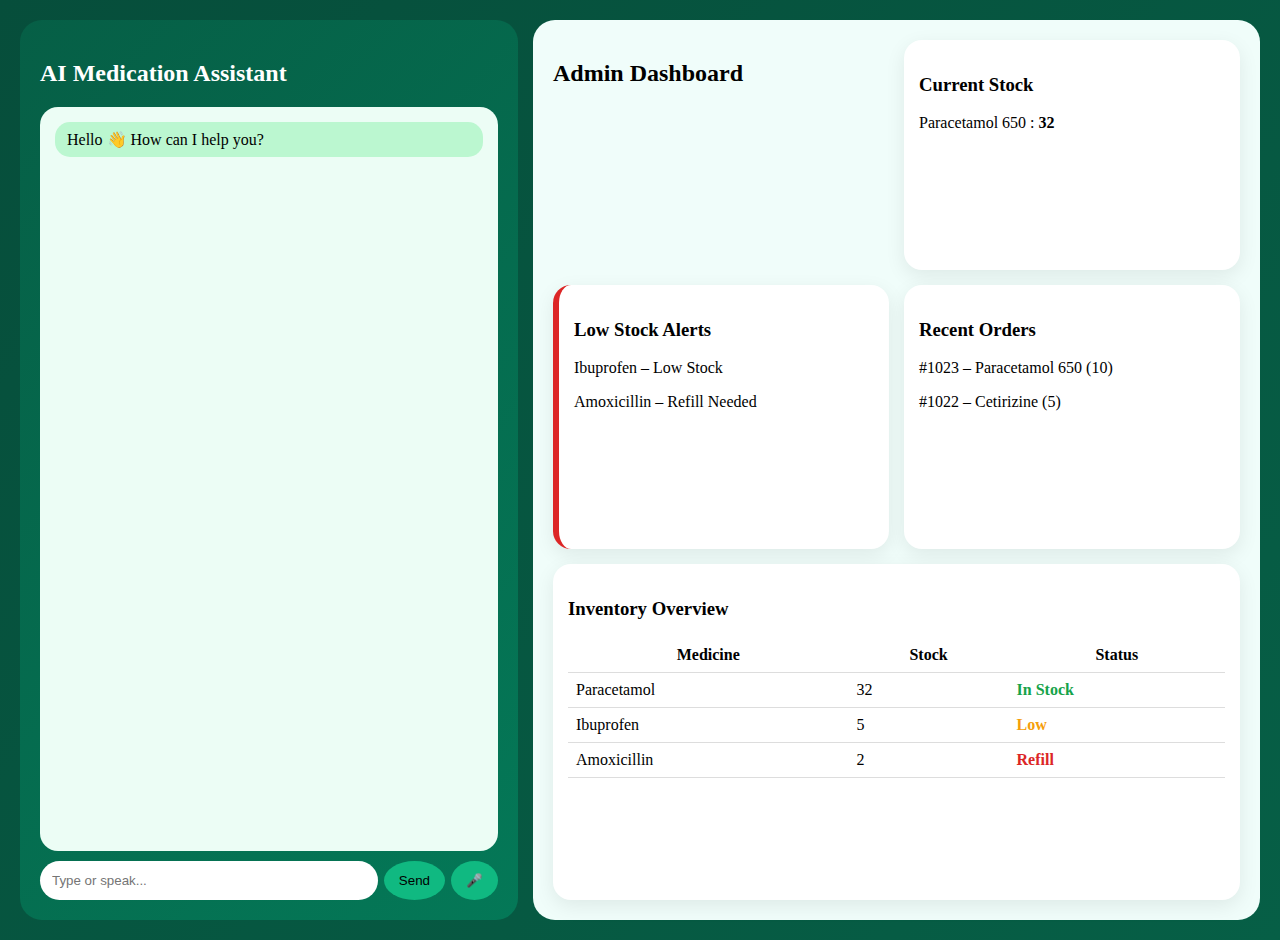
<file: Frontend/dashboard.html>
<!DOCTYPE html>
<html>
<head>
<title>APS AI + Stock Dashboard</title>
<link rel="stylesheet" href="dashboard.css">
</head>
<body>

<div class="main">

<!-- AI PANEL -->
<div class="ai-panel">
<h2>AI Medication Assistant</h2>

<div class="chat-box">
  <div class="msg bot">Hello 👋 How can I help you?</div>
</div>

<div class="chat-input">
  <input placeholder="Type or speak...">
  <button>Send</button>
  <button>🎤</button>
</div>
</div>

<!-- ADMIN STOCK PANEL -->
<div class="stock-panel">

<h2>Admin Dashboard</h2>

<div class="card">
  <h3>Current Stock</h3>
  <p>Paracetamol 650 : <b>32</b></p>
</div>

<div class="card alert">
  <h3>Low Stock Alerts</h3>
  <p>Ibuprofen – Low Stock</p>
  <p>Amoxicillin – Refill Needed</p>
</div>

<div class="card">
  <h3>Recent Orders</h3>
  <p>#1023 – Paracetamol 650 (10)</p>
  <p>#1022 – Cetirizine (5)</p>
</div>

<div class="card full">
<h3>Inventory Overview</h3>
<table>
<tr><th>Medicine</th><th>Stock</th><th>Status</th></tr>
<tr><td>Paracetamol</td><td>32</td><td class="ok">In Stock</td></tr>
<tr><td>Ibuprofen</td><td>5</td><td class="low">Low</td></tr>
<tr><td>Amoxicillin</td><td>2</td><td class="danger">Refill</td></tr>
</table>
</div>

</div>

</div>

</body>
</html>
</file>
<file: Frontend/style.css>
*{margin:0;padding:0;box-sizing:border-box;font-family:'Segoe UI',sans-serif}

body{
  background:linear-gradient(135deg,#043d36,#0d6b60);
  color:#fff;
  min-height:100vh;
}

nav{
  display:flex;
  justify-content:space-between;
  align-items:center;
  padding:18px 60px;
}

.logo{font-size:28px;font-weight:700}

nav ul{list-style:none;display:flex;gap:30px}
nav li{cursor:pointer;font-weight:500}

.page{display:none;padding:60px}
.active{display:block}

/* HERO */
.hero{
  text-align:center;
  padding-top:120px;
  position:relative;
}

.hero h1{font-size:52px}
.hero p{margin:10px 0 25px;font-size:18px;opacity:.9}

.hero button{
  padding:14px 40px;
  border:none;
  border-radius:14px;
  background:linear-gradient(135deg,#4dffd8,#00ffb3);
  font-size:16px;
  cursor:pointer;
}

.curve{
  position:absolute;
  top:-200px;
  left:-200px;
  width:600px;
  height:600px;
  background:radial-gradient(circle,#00ffc3,transparent 70%);
  border-radius:50%;
  opacity:.3;
}

/* MAIN */
.container{
  display:grid;
  grid-template-columns:1fr 1.3fr;
  gap:30px;
}

.assistant,.dashboard{
  background:rgba(255,255,255,.1);
  backdrop-filter:blur(15px);
  padding:25px;
  border-radius:25px;
}

.chatbox{
  height:260px;
  background:#063f3a;
  border-radius:15px;
  padding:15px;
  margin:15px 0;
}

input{
  width:100%;
  padding:12px;
  border:none;
  border-radius:10px;
}

.cards{
  display:grid;
  grid-template-columns:repeat(auto-fit,minmax(180px,1fr));
  gap:20px;
  margin:20px 0;
}

.card{
  background:rgba(255,255,255,.15);
  padding:20px;
  border-radius:18px;
  text-align:center;
}

.chart{
  background:rgba(255,255,255,.12);
  padding:20px;
  border-radius:20px;
}

.big{margin-top:40px}

.bars{
  height:200px;
  display:flex;
  gap:14px;
  align-items:flex-end;
}

.bar{
  width:28px;
  border-radius:10px;
  background:linear-gradient(#5cffd1,#00ffb3);
}

.center{text-align:center}

/* ABOUT */
.about{
  max-width:1000px;
  margin:auto;
  background:rgba(255,255,255,.12);
  padding:50px;
  border-radius:30px;
  line-height:1.8;
}
</file>
<file: Frontend/dashboard.css>
body{
margin:0;
font-family:Segoe UI;
background:linear-gradient(135deg,#064e3b,#065f46);
}

.main{
display:flex;
height:100vh;
padding:20px;
gap:15px;
}

/* AI PANEL */
.ai-panel{
width:40%;
background:linear-gradient(135deg,#065f46,#047857);
border-radius:22px;
padding:20px;
color:white;
display:flex;
flex-direction:column;
}

.chat-box{
flex:1;
background:#ecfdf5;
border-radius:18px;
padding:15px;
color:black;
overflow-y:auto;
}

.msg{
background:#bbf7d0;
padding:8px 12px;
border-radius:15px;
margin-bottom:8px;
}

.chat-input{
display:flex;
margin-top:10px;
}

.chat-input input{
flex:1;
padding:12px;
border-radius:25px;
border:none;
outline:none;
}

.chat-input button{
margin-left:6px;
padding:12px 15px;
border-radius:50%;
border:none;
background:#10b981;
cursor:pointer;
}

/* STOCK PANEL */
.stock-panel{
width:60%;
background:#f0fdfa;
border-radius:22px;
padding:20px;
display:grid;
grid-template-columns:repeat(2,1fr);
gap:15px;
}

.card{
background:white;
border-radius:18px;
padding:15px;
box-shadow:0 6px 20px rgba(0,0,0,.08);
}

.card.full{
grid-column:1/3;
}

.alert{
border-left:6px solid #dc2626;
}

table{
width:100%;
border-collapse:collapse;
margin-top:10px;
}

th,td{
padding:8px;
border-bottom:1px solid #ddd;
}

.ok{color:#16a34a;font-weight:bold}
.low{color:#f59e0b;font-weight:bold}
.danger{color:#dc2626;font-weight:bold}
</file>
